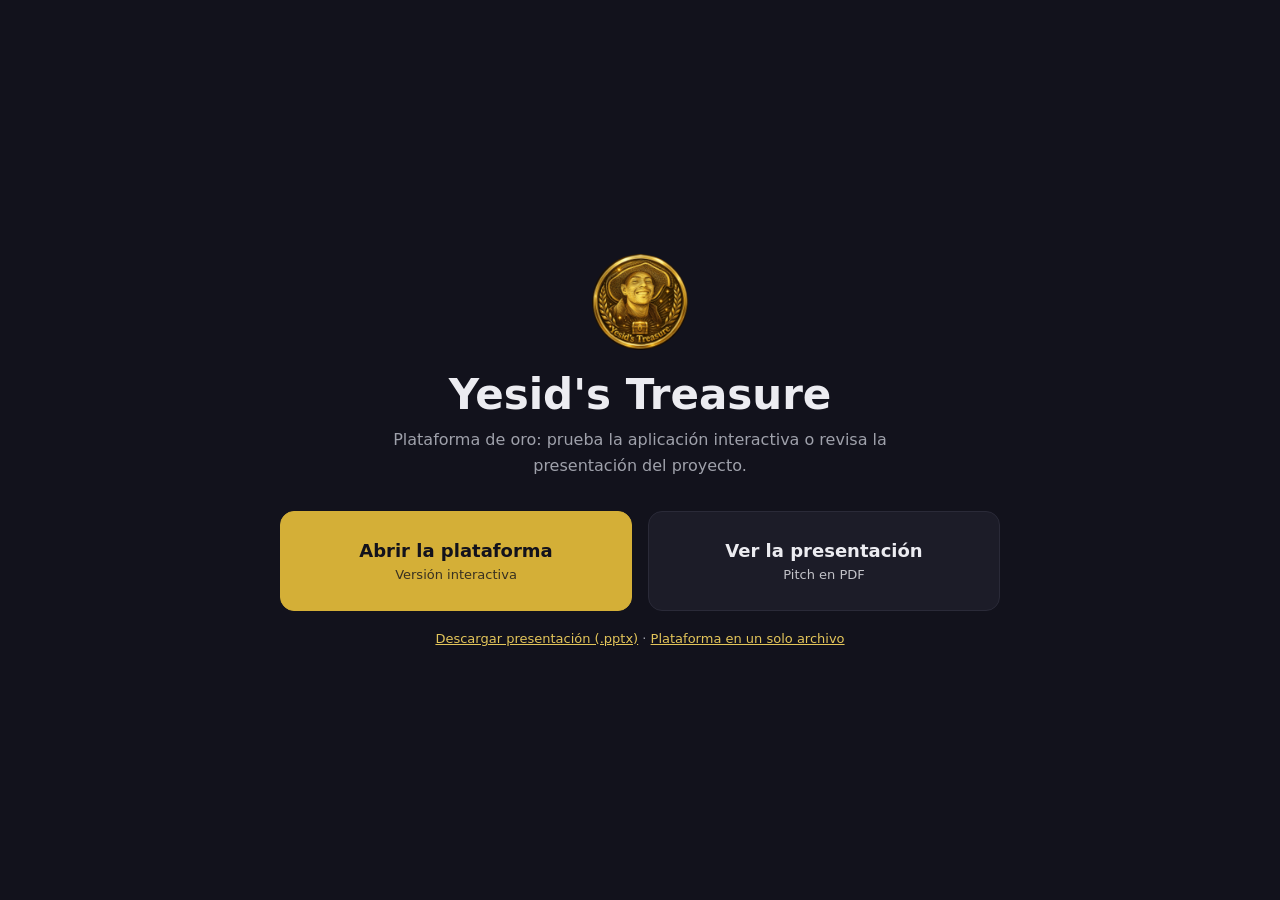
<file: docs/index.html>
<!doctype html>
<html lang="es">
<head>
<meta charset="utf-8">
<meta name="viewport" content="width=device-width,initial-scale=1">
<title>Yesid's Treasure · Plataforma de oro</title>
<link rel="icon" type="image/png" href="app/img/logo.png">
<style>
.logo{width:96px;height:96px;margin:0 auto 20px;display:block;border-radius:50%}
*{box-sizing:border-box}
body{margin:0;min-height:100vh;display:flex;align-items:center;justify-content:center;padding:24px;background:#12121c;color:#ececf1;font-family:Inter,system-ui,-apple-system,"Segoe UI",Roboto,sans-serif}
main{max-width:720px;width:100%;text-align:center}
.mono{width:64px;height:64px;margin:0 auto 20px;border-radius:14px;background:#d4af37;color:#12121c;font-weight:800;font-size:28px;display:flex;align-items:center;justify-content:center}
h1{margin:0 0 8px;font-size:clamp(28px,5vw,42px)}
p{margin:0 auto 32px;max-width:520px;color:#9fa1ab;line-height:1.6}
.grid{display:grid;grid-template-columns:repeat(auto-fit,minmax(260px,1fr));gap:16px}
a.card{display:block;padding:28px 20px;border-radius:14px;text-decoration:none;color:inherit;background:#1c1c28;border:1px solid #2a2a38;transition:transform .15s,border-color .15s}
a.card:hover,a.card:focus-visible{transform:translateY(-3px);border-color:#d4af37;outline:none}
a.main{background:#d4af37;color:#12121c;border-color:#d4af37}
.t{display:block;font-size:18px;font-weight:700;margin-bottom:6px}
.s{display:block;font-size:13px;opacity:.8}
.dl{margin-top:20px;font-size:13px;color:#9fa1ab}
.dl a{color:#e3c55a}
</style>
</head>
<body>
<main>
 <img class="logo" src="app/img/logo.png" alt="Logo de Yesid's Treasure">
 <h1>Yesid's Treasure</h1>
 <p>Plataforma de oro: prueba la aplicación interactiva o revisa la presentación del proyecto.</p>
 <div class="grid">
  <a class="card main" href="app/?v=20261127"><span class="t">Abrir la plataforma</span><span class="s">Versión interactiva</span></a>
  <a class="card" href="presentacion/Yesids_Treasure_Pitch.pdf?v=20261127"><span class="t">Ver la presentación</span><span class="s">Pitch en PDF</span></a>
 </div>
 <div class="dl"><a href="presentacion/Yesids_Treasure_Pitch.pptx" download>Descargar presentación (.pptx)</a> · <a href="app/completo.html?v=20261127">Plataforma en un solo archivo</a></div>
</main>
</body>
</html>
</file>
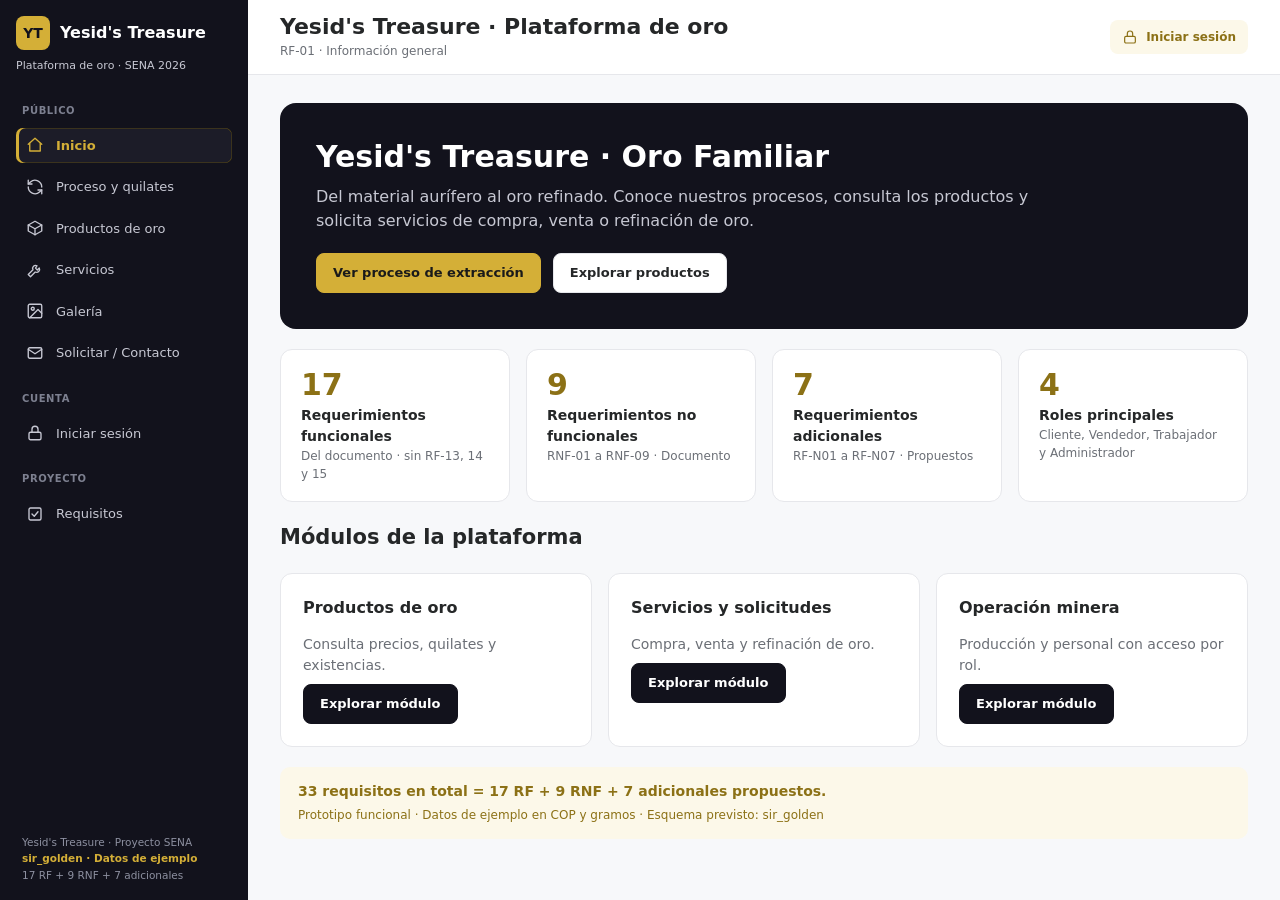
<file: yesids-treasure/index.html>
<!doctype html>
<html lang="es">
<head>
<meta charset="utf-8">
<meta name="viewport" content="width=device-width,initial-scale=1">
<title>Yesid's Treasure · Plataforma de oro</title>
<link rel="stylesheet" href="css/styles.css">
</head>
<body>
<aside id="side" aria-label="Navegación principal"></aside>
<div id="wrap">
 <header class="top">
  <button id="menu" aria-label="Abrir menú"><svg width="20" height="20" viewBox="0 0 24 24" fill="none" stroke="currentColor" stroke-width="2" stroke-linecap="round"><path d="M4 7h16M4 12h16M4 17h16"/></svg></button>
  <div><h1 id="ttl"></h1><div class="rf" id="rf"></div></div>
  <div class="sp"></div><div id="user"></div>
 </header>
 <main id="app" tabindex="-1"></main>
</div>
<div id="toast" role="status" aria-live="polite"></div>
<div id="modal" role="dialog" aria-modal="true"><div class="box" id="mbox"></div></div>

<script src="js/utilidades.js"></script>
<script src="js/estado.js"></script>
<script src="js/datos.js"></script>
<script src="js/rutas.js"></script>
<script src="js/vistas.js"></script>
<script src="js/eventos.js"></script>
</body>
</html>
</file>
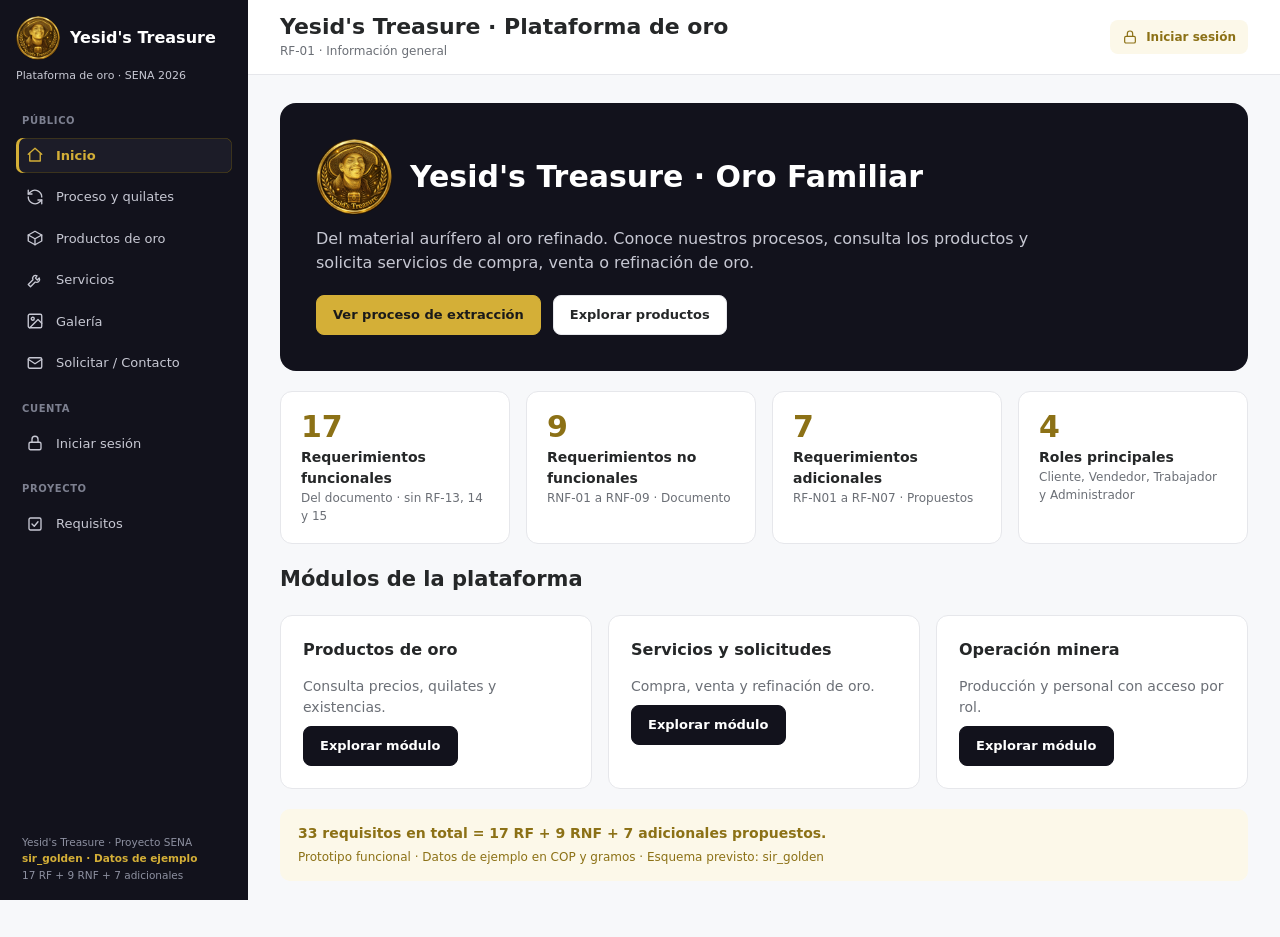
<file: docs/app/index.html>
<!doctype html>
<html lang="es">
<head>
<meta charset="utf-8">
<meta name="viewport" content="width=device-width,initial-scale=1">
<title>Yesid's Treasure · Plataforma de oro</title>
<link rel="icon" type="image/png" href="img/logo.png">
<link rel="stylesheet" href="css/styles.css?v=20261127">
</head>
<body>
<aside id="side" aria-label="Navegación principal"></aside>
<div id="wrap">
 <header class="top">
  <button id="menu" aria-label="Abrir menú"><svg width="20" height="20" viewBox="0 0 24 24" fill="none" stroke="currentColor" stroke-width="2" stroke-linecap="round"><path d="M4 7h16M4 12h16M4 17h16"/></svg></button>
  <div><h1 id="ttl"></h1><div class="rf" id="rf"></div></div>
  <div class="sp"></div><div id="user"></div>
 </header>
 <main id="app" tabindex="-1"></main>
</div>
<div id="toast" role="status" aria-live="polite"></div>
<div id="modal" role="dialog" aria-modal="true"><div class="box" id="mbox"></div></div>

<script src="js/utilidades.js?v=20261127"></script>
<script src="js/estado.js?v=20261127"></script>
<script src="js/datos.js?v=20261127"></script>
<script src="js/rutas.js?v=20261127"></script>
<script src="js/vistas.js?v=20261127"></script>
<script src="js/eventos.js?v=20261127"></script>
</body>
</html>
</file>
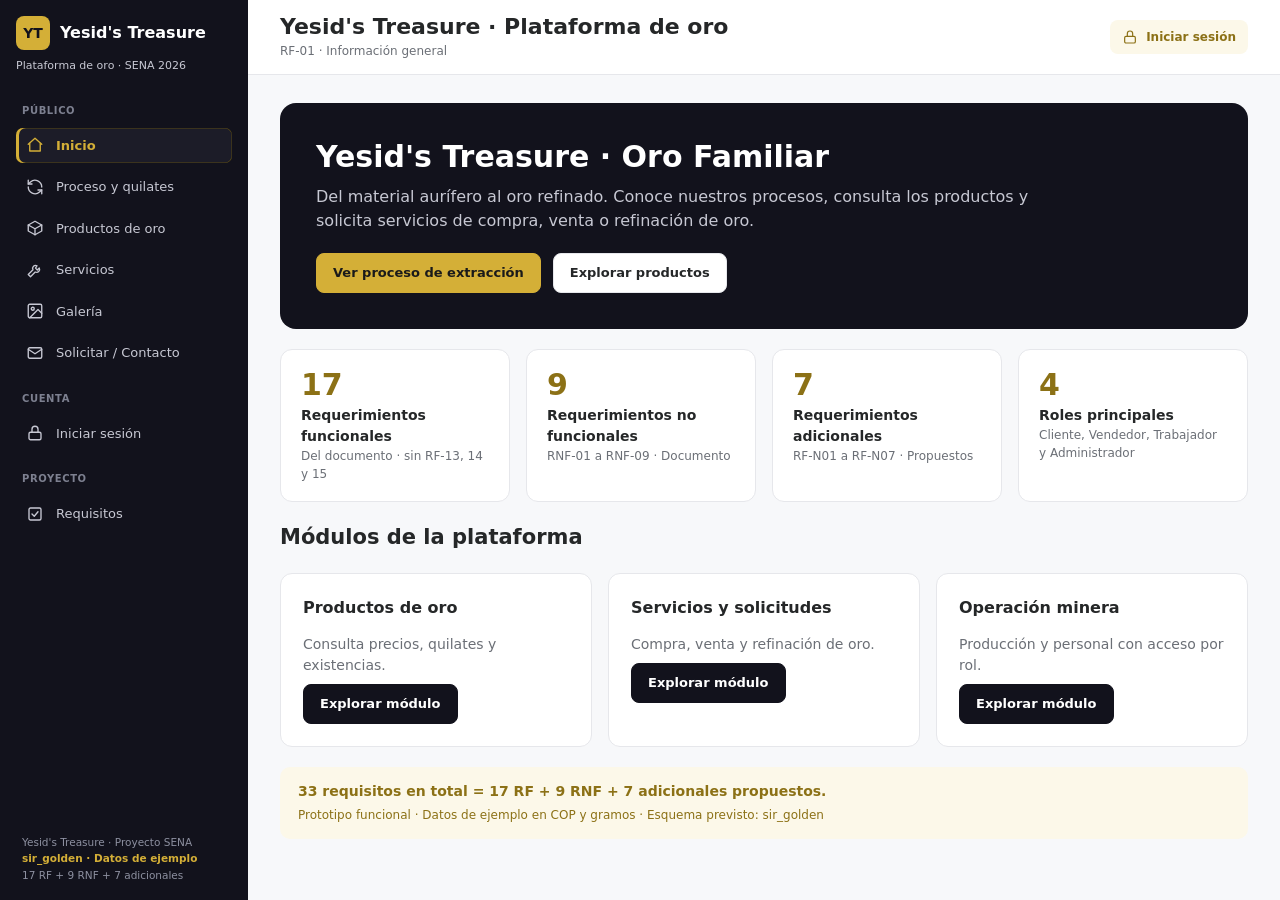
<file: Yesids_Treasure_Web (1).html>
<!doctype html>
<html lang="es">
<head>
<meta charset="utf-8">
<meta name="viewport" content="width=device-width,initial-scale=1">
<title>Yesid's Treasure · Plataforma de oro</title>
<style>
:root{--bg:#f7f8fa;--card:#fff;--ink:#252728;--muted:#6b6f76;--line:#e6e7eb;--gold:#d4af37;--goldink:#8c7116;--pale:#fcf8e9;--dark:#12121c;--active:#1c1c28;--nav:#c7c8d3;--ok:#1f7a3d;--okbg:#e7f4ea;--warn:#a15c00;--warnbg:#fff1dc;--bad:#b3261e;--badbg:#fde9e7;--info:#1d4f91;--infobg:#e6eefa;--field:#f3f4f6}
@media(prefers-color-scheme:dark){:root{--bg:#0c0c13;--card:#161620;--ink:#ececf1;--muted:#9fa1ab;--line:#2a2a38;--pale:#262210;--goldink:#e3c55a;--field:#1e1e2a;--okbg:#12301c;--ok:#73d08d;--warnbg:#38280c;--warn:#f0b35a;--badbg:#3a1613;--bad:#ff9b92;--infobg:#14243d;--info:#8db8f5}}
*{box-sizing:border-box}
html{scroll-behavior:smooth}
body{margin:0;font-family:Inter,system-ui,-apple-system,"Segoe UI",Roboto,sans-serif;background:var(--bg);color:var(--ink);font-size:14px;line-height:1.5;display:flex;min-height:100vh}
button,input,select,textarea{font:inherit;color:inherit}
a{color:inherit}
.sr{position:absolute;left:-9999px}
/* sidebar */
#side{width:248px;flex:none;background:var(--dark);color:var(--nav);height:100vh;position:sticky;top:0;display:flex;flex-direction:column;padding:16px;gap:6px;overflow:auto;z-index:20}
.brand{display:flex;align-items:center;gap:10px;margin-bottom:2px}
.mono{width:34px;height:34px;border-radius:8px;background:var(--gold);color:var(--dark);font-weight:800;display:grid;place-items:center}
.brand b{color:#fff;font-size:16px}.tagline{font-size:11px;color:var(--nav);margin:0 0 8px}
.grp{font-size:10px;font-weight:700;letter-spacing:.06em;text-transform:uppercase;color:#7d8090;margin:14px 6px 4px}
.nav{display:flex;align-items:center;gap:12px;width:100%;border:0;background:none;color:var(--nav);text-decoration:none;padding:8px 10px;border-radius:7px;cursor:pointer;font-size:13px;text-align:left}
.nav svg{width:18px;height:18px;flex:none}
.nav:hover{background:#1a1a26;color:#fff}
.nav.on{background:var(--active);color:var(--gold);font-weight:700;box-shadow:inset 3px 0 var(--gold),inset 0 0 0 .5px #5b4b12}
.sfoot{margin-top:auto;font-size:10.5px;color:#8d90a0;padding:12px 6px 0;line-height:1.6}.sfoot b{color:var(--gold);font-weight:600}
/* main */
#wrap{flex:1;min-width:0;display:flex;flex-direction:column}
header.top{background:var(--card);border-bottom:1px solid var(--line);padding:14px 32px;display:flex;align-items:center;gap:16px;position:sticky;top:0;z-index:10}
#menu{display:none;border:1px solid var(--line);background:var(--card);border-radius:8px;width:38px;height:38px;cursor:pointer}
header h1{margin:0;font-size:22px;line-height:1.2}
header .rf{font-size:12px;color:var(--muted);margin-top:2px}
.sp{flex:1}
.chip{display:inline-flex;align-items:center;gap:8px;background:var(--pale);color:var(--goldink);font-weight:700;font-size:12px;border:0;border-radius:8px;padding:8px 12px;cursor:pointer;text-decoration:none}
.chip svg{width:16px;height:16px}
main{padding:28px 32px 56px;max-width:1280px;width:100%}
.stack{display:flex;flex-direction:column;gap:20px}
.grid{display:grid;gap:16px}
.g2{grid-template-columns:repeat(2,minmax(0,1fr))}.g3{grid-template-columns:repeat(3,minmax(0,1fr))}.g4{grid-template-columns:repeat(4,minmax(0,1fr))}
.card{background:var(--card);border:1px solid var(--line);border-radius:12px;padding:22px}
.card h2,.card h3{margin:0 0 6px;font-size:18px}
.card h3{font-size:16px}
.muted{color:var(--muted)}.small{font-size:12px}
.hero{background:var(--dark);color:#fff;border-radius:16px;padding:36px;border:0}
.hero h2{font-size:30px;margin:0 0 10px;line-height:1.2}.hero p{color:var(--nav);font-size:16px;max-width:760px;margin:0 0 20px}
.kpi{padding:18px 20px}.kpi .n{font-size:30px;font-weight:800;color:var(--goldink);line-height:1.1}.kpi .l{font-weight:700;margin-top:4px}
.btn{color:var(--ink);border:1px solid var(--line);background:var(--card);border-radius:8px;padding:9px 16px;font-weight:700;font-size:13px;cursor:pointer;text-decoration:none;display:inline-flex;align-items:center;gap:8px;justify-content:center}
.btn:hover{border-color:var(--gold)}
.btn.gold{background:var(--gold);border-color:var(--gold);color:#1a1a1a}.btn.gold:hover{filter:brightness(1.06)}
.btn.dark{background:var(--dark);border-color:var(--dark);color:#fff}
.btn.sm{padding:5px 10px;font-size:12px}
.btn[disabled]{opacity:.5;cursor:not-allowed}
.row{display:flex;gap:12px;flex-wrap:wrap;align-items:center}
.tabs{display:flex;gap:8px;flex-wrap:wrap}
.tab{border:1px solid var(--line);background:var(--card);border-radius:8px;padding:8px 14px;font-weight:700;font-size:13px;cursor:pointer}
.tab.on{background:var(--gold);border-color:var(--gold);color:#1a1a1a}
.tw{overflow:auto;border-radius:10px}
table{width:100%;border-collapse:separate;border-spacing:0 6px;font-size:13.5px}
th{background:var(--pale);color:var(--goldink);text-align:left;padding:10px 12px;font-size:12px;position:sticky;top:0}
th:first-child{border-radius:8px 0 0 8px}th:last-child{border-radius:0 8px 8px 0}
td{background:var(--field);padding:11px 12px}
td:first-child{border-radius:8px 0 0 8px}td:last-child{border-radius:0 8px 8px 0}
tr.click{cursor:pointer}tr.click:hover td{outline:1px solid var(--gold);outline-offset:-1px}
.badge{display:inline-block;border-radius:999px;padding:2px 10px;font-size:12px;font-weight:700}
.b-warn{background:var(--warnbg);color:var(--warn)}.b-info{background:var(--infobg);color:var(--info)}.b-ok{background:var(--okbg);color:var(--ok)}.b-bad{background:var(--badbg);color:var(--bad)}.b-gray{background:var(--field);color:var(--muted)}
/* forms */
form{display:grid;gap:14px}
.f{display:flex;flex-direction:column;gap:5px}
.f label{font-weight:700;font-size:13px}
.f input,.f select,.f textarea{background:var(--field);border:1px solid var(--line);border-radius:8px;padding:10px 12px;width:100%}
.f input:focus,.f select:focus,.f textarea:focus,.btn:focus-visible,.tab:focus-visible,.nav:focus-visible,.chip:focus-visible{outline:2px solid var(--gold);outline-offset:1px}
.f .h{font-size:12px;color:var(--muted)}
.f.err input,.f.err select,.f.err textarea{border-color:var(--bad)}
.f .e{font-size:12px;color:var(--bad);font-weight:600;min-height:0}
.two{display:grid;grid-template-columns:1fr 1fr;gap:14px}
.calc{background:var(--pale);color:var(--goldink);border-radius:10px;padding:12px 14px;font-weight:700;font-size:13.5px}
.callout{background:var(--pale);color:var(--goldink);border-radius:10px;padding:14px 18px}
.callout b{display:block;margin-bottom:2px}
.pcard{display:flex;flex-direction:column;gap:8px}
.pcard .price{font-weight:800;font-size:18px}
.steps{list-style:none;margin:0;padding:0;display:grid;gap:10px}
.steps li{display:flex;gap:14px;align-items:flex-start;background:var(--field);border-radius:10px;padding:14px 16px}
.steps .num{flex:none;width:32px;height:32px;border-radius:50%;background:var(--gold);color:#1a1a1a;font-weight:800;display:grid;place-items:center}
.gal{display:grid;grid-template-columns:repeat(2,1fr);gap:16px}
.gal figure{margin:0;background:var(--card);border:1px solid var(--line);border-radius:12px;overflow:hidden}
.gal img{display:block;width:100%;height:auto}.gal figcaption{padding:12px 16px}.gal small{color:var(--muted);display:block}
.qgrid{display:grid;grid-template-columns:repeat(3,1fr);gap:16px}.q .k{font-size:28px;font-weight:800;color:var(--goldink)}
.tl{display:flex;gap:0;margin:14px 0 4px}.tl div{flex:1;text-align:center;font-size:12px;color:var(--muted);position:relative;padding-top:20px}
.tl div::before{content:"";position:absolute;top:2px;left:50%;width:14px;height:14px;margin-left:-7px;border-radius:50%;background:var(--line)}
.tl div::after{content:"";position:absolute;top:8px;left:-50%;width:100%;height:2px;background:var(--line);z-index:0}
.tl div:first-child::after{display:none}.tl div.on{color:var(--ink);font-weight:700}.tl div.on::before{background:var(--gold)}.tl div.on::after{background:var(--gold)}
#toast{position:fixed;right:20px;bottom:20px;display:grid;gap:8px;z-index:60}
.t{background:var(--dark);color:#fff;border-left:4px solid var(--gold);padding:12px 16px;border-radius:8px;box-shadow:0 8px 24px #0004;max-width:360px;animation:in .2s}
.t.bad{border-color:#ff7b72}
@keyframes in{from{transform:translateY(8px);opacity:0}}
#modal{position:fixed;inset:0;background:#0007;display:none;place-items:center;z-index:50;padding:16px}
#modal.on{display:grid}
#modal .box{background:var(--card);border-radius:14px;max-width:560px;width:100%;max-height:90vh;overflow:auto;padding:24px;border:1px solid var(--line)}
dl{display:grid;grid-template-columns:150px 1fr;gap:8px 12px;margin:12px 0}dt{color:var(--muted)}dd{margin:0;font-weight:600}
.dis{display:none}
.nodata{padding:28px;text-align:center;color:var(--muted)}
@media(max-width:1080px){.g4{grid-template-columns:repeat(2,1fr)}.g3{grid-template-columns:repeat(2,1fr)}}
@media(max-width:900px){
 #side{position:fixed;left:-270px;transition:left .2s;box-shadow:0 0 40px #0008}#side.open{left:0}
 #menu{display:grid;place-items:center}
 header.top{padding:12px 16px}main{padding:18px 16px 40px}
 .g2,.g3,.g4,.two,.qgrid,.gal{grid-template-columns:1fr}
 .hero{padding:24px}.hero h2{font-size:24px}
 header h1{font-size:18px}dl{grid-template-columns:1fr}
}
@media(prefers-reduced-motion:reduce){*{animation:none!important;transition:none!important}html{scroll-behavior:auto}}
</style>
</head>
<body>
<aside id="side" aria-label="Navegación principal"></aside>
<div id="wrap">
 <header class="top">
  <button id="menu" aria-label="Abrir menú"><svg width="20" height="20" viewBox="0 0 24 24" fill="none" stroke="currentColor" stroke-width="2" stroke-linecap="round"><path d="M4 7h16M4 12h16M4 17h16"/></svg></button>
  <div><h1 id="ttl"></h1><div class="rf" id="rf"></div></div>
  <div class="sp"></div><div id="user"></div>
 </header>
 <main id="app" tabindex="-1"></main>
</div>
<div id="toast" role="status" aria-live="polite"></div>
<div id="modal" role="dialog" aria-modal="true"><div class="box" id="mbox"></div></div>

<script>
"use strict";
/* ============ utilidades ============ */
const $=(s,r=document)=>r.querySelector(s), $$=(s,r=document)=>[...r.querySelectorAll(s)];
const esc=s=>String(s??"").replace(/[&<>"']/g,c=>({"&":"&amp;","<":"&lt;",">":"&gt;",'"':"&quot;","'":"&#39;"}[c]));
const cop=n=>new Intl.NumberFormat("es-CO",{style:"currency",currency:"COP",maximumFractionDigits:0}).format(n||0);
const num=(n,d=2)=>new Intl.NumberFormat("es-CO",{minimumFractionDigits:d,maximumFractionDigits:d}).format(n);
const pad=n=>String(n).padStart(2,"0");
const today=()=>{const d=new Date();return pad(d.getDate())+"/"+pad(d.getMonth()+1)+"/"+d.getFullYear()};
const isoToEs=v=>v?v.split("-").reverse().join("/"):"";
const todayIso=()=>{const d=new Date();return d.getFullYear()+"-"+pad(d.getMonth()+1)+"-"+pad(d.getDate())};
const nowT=()=>{const d=new Date();return pad(d.getHours())+":"+pad(d.getMinutes())};
const PUREZA={10:41.67,14:58.33,18:75,20:83.33,22:91.67,24:99.9};
const SERVICIOS=[
 {n:"Compra de oro",d:"Valoración técnica de peso, quilates y pureza. Oferta sujeta a ensayo y aceptación.",p:"Sin costo de valoración"},
 {n:"Refinación",d:"Procesamiento de material aurífero y registro de gramos recuperados y pureza final.",p:"Desde $180.000 COP por lote"},
 {n:"Venta de oro",d:"Consulta de lingotes, oro en polvo y barras, con existencias y precios, antes de solicitar tu compra.",p:"Según producto seleccionado"}];
const ESTADOS=["Pendiente","En proceso","Finalizada"];
const ICON={
 home:'<path d="M3 11l9-8 9 8"/><path d="M5 10v10h14V10"/>',info:'<circle cx="12" cy="12" r="9"/><path d="M12 11v6M12 7.5v.5"/>',
 flow:'<path d="M21 12a9 9 0 0 0-15-6.7L3 8"/><path d="M3 3v5h5"/><path d="M3 12a9 9 0 0 0 15 6.7L21 16"/><path d="M16 16h5v5"/>',
 gem:'<path d="M6 3h12l4 6-10 12L2 9z"/><path d="M2 9h20M12 21 8 9l4-6 4 6z"/>',box:'<path d="M21 8l-9-5-9 5v8l9 5 9-5z"/><path d="M3 8l9 5 9-5M12 13v8"/>',
 tool:'<path d="M14.7 6.3a4 4 0 0 0-5.4 5.4L3 18l3 3 6.3-6.3a4 4 0 0 0 5.4-5.4l-2.6 2.6-2.4-2.4z"/>',
 img:'<rect x="3" y="3" width="18" height="18" rx="2"/><circle cx="9" cy="9" r="2"/><path d="m21 15-5-5L5 21"/>',
 file:'<path d="M14 3H7a2 2 0 0 0-2 2v14a2 2 0 0 0 2 2h10a2 2 0 0 0 2-2V8z"/><path d="M14 3v5h5M9 13h6M9 17h6"/>',
 lock:'<rect x="4" y="11" width="16" height="10" rx="2"/><path d="M8 11V7a4 4 0 0 1 8 0v4"/>',
 user:'<circle cx="12" cy="8" r="4"/><path d="M4 21a8 8 0 0 1 16 0"/>',users:'<circle cx="9" cy="8" r="3.5"/><path d="M2 21a7 7 0 0 1 14 0M16 4.5a3.5 3.5 0 0 1 0 7M18 14a7 7 0 0 1 4 7"/>',
 layers:'<path d="m12 3 9 5-9 5-9-5z"/><path d="m3 13 9 5 9-5M3 17.5l9 5 9-5"/>',clock:'<circle cx="12" cy="12" r="9"/><path d="M12 7v5l3 2"/>',
 dollar:'<path d="M12 2v20M17 6H9.5a3.5 3.5 0 0 0 0 7h5a3.5 3.5 0 0 1 0 7H6"/>',brief:'<rect x="3" y="7" width="18" height="13" rx="2"/><path d="M9 7V4h6v3M3 13h18"/>',
 chart:'<path d="M3 3v18h18"/><path d="M7 15l4-4 3 3 5-6"/>',check:'<rect x="4" y="4" width="16" height="16" rx="2"/><path d="m8 12 3 3 5-6"/>',
 out:'<path d="M15 3h4a2 2 0 0 1 2 2v14a2 2 0 0 1-2 2h-4M10 17l5-5-5-5M15 12H3"/>',mail:'<rect x="3" y="5" width="18" height="14" rx="2"/><path d="m3 7 9 6 9-6"/>',
 cart:'<circle cx="9" cy="20" r="1.5"/><circle cx="18" cy="20" r="1.5"/><path d="M2 3h3l3 12h11l2-8H6"/>',pick:'<path d="M3 21 14 10M12 3c5 0 9 3 9 8l-4-1-2 2-3-3z"/>'};
const ico=n=>`<svg viewBox="0 0 24 24" fill="none" stroke="currentColor" stroke-width="1.8" stroke-linecap="round" stroke-linejoin="round" aria-hidden="true">${ICON[n]||""}</svg>`;
const GAL=["[data-uri]", "[data-uri]", "[data-uri]", "[data-uri]"];

/* ============ estado ============ */
const KEY="yesids_treasure_v2";
function seed(){return{
 seq:{sol:42,cl:3,co:14,lot:2,pay:102,bon:89,pr:6,tr:3,gas:3,nov:2},
 clientes:[{id:"CL-001",nombre:"Laura Gómez Martínez",doc:"1098765432",correo:"laura.gomez@ejemplo.com",tel:"3105550198"},
  {id:"CL-002",nombre:"Andrés Pérez Rojas",doc:"1002456789",correo:"andres.perez@ejemplo.com",tel:"3115550142"},
  {id:"CL-003",nombre:"Camila Torres Díaz",doc:"1003567890",correo:"camila.torres@ejemplo.com",tel:"3125550177"}],
 productos:[["PR-001","Lingote 5 g","Lingotes",24,2150000,8],["PR-002","Lingote 10 g","Lingotes",24,4200000,5],["PR-003","Lingote 20 g","Lingotes",24,8300000,12],
  ["PR-004","Lingote 50 g","Lingotes",24,20500000,6],["PR-005","Oro en polvo 10 g","Oro en polvo",22,3850000,10],["PR-006","Barra 100 g","Barras",24,41000000,3]].map(a=>({id:a[0],nombre:a[1],cat:a[2],k:a[3],precio:a[4],stock:a[5]})),
 solicitudes:[
  {id:"SOL-042",cl:"CL-001",srv:"Venta de oro",fecha:"18/11/2026",estado:"Pendiente",ref:"PR-001",cant:2,obs:"2 unidades"},
  {id:"SOL-041",cl:"CL-001",srv:"Venta de oro",fecha:"18/11/2026",estado:"Pendiente",ref:"PR-003",obs:"1 unidad"},
  {id:"SOL-040",cl:"CL-002",srv:"Compra de oro",fecha:"17/11/2026",estado:"Finalizada",peso:20,k:18,obs:""},
  {id:"SOL-039",cl:"CL-003",srv:"Refinación",fecha:"16/11/2026",estado:"En proceso",peso:12,k:18,obs:""},
  {id:"SOL-038",cl:"CL-003",srv:"Compra de oro",fecha:"15/11/2026",estado:"Pendiente",peso:8,k:14,obs:"Material traído en persona"}],
 compras:[{id:"CO-014",sol:"SOL-040",cl:"CL-002",peso:20,k:18,pureza:75,valor:6000000,fecha:"17/11/2026",ref:{rec:14.8,pf:99.9,fecha:"18/11/2026"}}],
 lotes:[{id:"LOT-2026-01",g:124.5,k:24,proc:"Concentrado pesado",fecha:"18/11/2026"},{id:"LOT-2026-02",g:84.2,k:18,proc:"Filón de veta secundario",fecha:"17/11/2026"}],
 trab:[{id:"TR-001",nombre:"Carlos Mario Duarte",cargo:"Operario de lavado",dep:"Cribado",estado:"Activo",turno:"Diurno"},
  {id:"TR-002",nombre:"Diana Marcela Castro",cargo:"Vendedora autorizada",dep:"Comercial",estado:"Activo",turno:"Diurno"},
  {id:"TR-003",nombre:"Luis Fernando Yepes",cargo:"Supervisor técnico",dep:"Excavación",estado:"En descanso",turno:"Especial"}],
 asist:[{tr:"TR-001",fecha:today(),in:"06:02",out:""}],
 pagos:[{id:"PAY-102",tr:"TR-001",tipo:"Sueldo base",valor:1450000,fecha:"15/11/2026"},{id:"BON-089",tr:"TR-003",tipo:"Bono pureza oro",valor:350000,fecha:"17/11/2026"},{id:"PAY-101",tr:"TR-002",tipo:"Sueldo base",valor:1450000,fecha:"31/10/2026"}],
 presupuesto:45000000,
 gastos:[{id:"GA-001",c:"Combustible",d:"Combustible para transporte de mineral",v:1200000,fecha:"14/11/2026"},{id:"GA-002",c:"Herramientas",d:"Reposición de herramientas de excavación",v:850000,fecha:"12/11/2026"},{id:"GA-003",c:"Mantenimiento",d:"Mantenimiento de plantas de lavado",v:640000,fecha:"10/11/2026"}],
 nov:[{id:"NV-001",t:"Cambio preventivo de mallas de cribado en Zona Alfa",fecha:"17/11/2026"},{id:"NV-002",t:"Corte de energía programado en procesamiento",fecha:"10/11/2026"}]}}
let mem=null;
function load(){try{const s=localStorage.getItem(KEY);if(s)return JSON.parse(s)}catch(e){}return mem||seed()}
let S=load();
function save(){mem=S;try{localStorage.setItem(KEY,JSON.stringify(S))}catch(e){}}
function nid(k,p,w=3){S.seq[k]++;return p+String(S.seq[k]).padStart(w,"0")}
let SESSION=null;try{SESSION=JSON.parse(sessionStorage.getItem("yt_session")||"null")}catch(e){}
function setSession(u){SESSION=u;try{u?sessionStorage.setItem("yt_session",JSON.stringify(u)):sessionStorage.removeItem("yt_session")}catch(e){}}
const USERS={cliente:{correo:"cliente@ejemplo.com",nombre:"Laura Gómez",cl:"CL-001",desc:"Consultar sus solicitudes y registrar compra, venta o refinación de oro."},
 vendedor:{correo:"vendedor@ejemplo.com",nombre:"Diana Castro",tr:"TR-002",desc:"Gestionar solicitudes, clientes, compras y refinación."},
 trabajador:{correo:"trabajador@ejemplo.com",nombre:"Carlos Duarte",tr:"TR-001",desc:"Registrar su jornada y la producción diaria de oro."},
 administrador:{correo:"admin@ejemplo.com",nombre:"Administración",desc:"Acceso completo: operación, personal, inventario y presupuesto."}};
const ROLE_LABEL={cliente:"Cliente",vendedor:"Vendedor",trabajador:"Trabajador",administrador:"Administrador"};

/* ============ helpers de datos ============ */
const cl=id=>S.clientes.find(c=>c.id===id)||{nombre:"—"};
const prod=id=>S.productos.find(p=>p.id===id);
const trab=id=>S.trab.find(t=>t.id===id)||{nombre:"—"};
const stBadge=e=>`<span class="badge ${{Pendiente:"b-warn","En proceso":"b-info",Finalizada:"b-ok",Activo:"b-ok","En descanso":"b-gray"}[e]||"b-gray"}">${esc(e)}</span>`;
function table(cols,rows,opt={}){
 if(!rows.length)return`<div class="nodata">${opt.empty||"Sin registros."}</div>`;
 return`<div class="tw"><table><thead><tr>${cols.map(c=>`<th scope="col">${c}</th>`).join("")}</tr></thead><tbody>${rows.map(r=>`<tr ${r.attr||""} class="${r.cls||""}">${r.cells.map(c=>`<td>${c}</td>`).join("")}</tr>`).join("")}</tbody></table></div>`}
function toast(m,bad){const t=document.createElement("div");t.className="t"+(bad?" bad":"");t.textContent=m;$("#toast").append(t);while($("#toast").children.length>3)$("#toast").firstChild.remove();setTimeout(()=>t.remove(),3800)}
function modal(html){$("#mbox").innerHTML=html;$("#modal").classList.add("on");const b=$("#mbox [data-close]");b&&b.focus()}
function closeModal(){$("#modal").classList.remove("on")}
$("#modal").addEventListener("click",e=>{if(e.target.id==="modal"||e.target.closest("[data-close]"))closeModal()});
addEventListener("keydown",e=>{if(e.key==="Escape")closeModal()});
/* validación */
function field(id,label,{type="text",ph="",hint="",val="",opts,req=true,attrs=""}={}){
 const inner=opts?`<select id="${id}" name="${id}" ${attrs}>${opts.map(o=>{const[v,t]=Array.isArray(o)?o:[o,o];return`<option value="${esc(v)}" ${String(v)===String(val)?"selected":""}>${esc(t)}</option>`}).join("")}</select>`
 :type==="textarea"?`<textarea id="${id}" name="${id}" rows="3" placeholder="${esc(ph)}" ${attrs}>${esc(val)}</textarea>`
 :`<input id="${id}" name="${id}" type="${type}" placeholder="${esc(ph)}" value="${esc(val)}" ${attrs}>`;
 return`<div class="f" data-f="${id}"><label for="${id}">${label}${req?" *":""}</label>${inner}${hint?`<span class="h">${hint}</span>`:""}<span class="e" aria-live="polite"></span></div>`}
function setErr(form,id,msg){const f=$(`[data-f="${id}"]`,form);if(!f)return;f.classList.toggle("err",!!msg);$(".e",f).textContent=msg||""}
function check(form,rules){let ok=true,first=null;for(const[id,fn]of Object.entries(rules)){const el=form.elements[id];if(!el)continue;const m=fn(el.value.trim(),el);setErr(form,id,m);if(m){ok=false;first=first||el}}first&&first.focus();return ok}
const R={req:v=>v?"":"Este campo es obligatorio.",
 email:v=>!v?"Este campo es obligatorio.":/^[^\s@]+@[^\s@]+\.[^\s@]+$/.test(v)?"":"Introduce un correo con formato válido.",
 tel:v=>!v?"Este campo es obligatorio.":/^\d{7,10}$/.test(v.replace(/\s/g,""))?"":"Teléfono de 7 a 10 dígitos.",
 doc:v=>!v?"Este campo es obligatorio.":/^\d{6,12}$/.test(v)?"":"Documento de 6 a 12 dígitos.",
 pos:v=>{const n=parseFloat(String(v).replace(",","."));return!v?"Este campo es obligatorio.":(isNaN(n)||n<=0)?"Debe ser mayor que 0.":""},
 pct:v=>{const n=parseFloat(String(v).replace(",","."));return!v?"Este campo es obligatorio.":(isNaN(n)||n<=0||n>100)?"Mayor que 0 y hasta 100.":""}};
const fl=v=>parseFloat(String(v).replace(",","."));

/* ============ rutas ============ */
const ALL=null;
const ROUTES={
 inicio:{t:"Yesid's Treasure · Plataforma de oro",rf:"RF-01 · Información general",ic:"home",n:"Inicio",g:"Público",r:ALL},
 oro:{t:"El oro: proceso y quilates",rf:"RF-02 · RF-16 · Del material aurífero al oro refinado",ic:"flow",n:"Proceso y quilates",g:"Público",r:ALL},
 catalogo:{t:"Catálogo",rf:"RF-03 · RF-04 · RF-19 · RF-20",ic:"box",n:"Productos de oro",g:"Público",r:ALL},
 servicios:{t:"Servicios",rf:"RF-05 · Servicios de Oro Familiar",ic:"tool",n:"Servicios",g:"Público",r:ALL},
 galeria:{t:"Galería",rf:"RF-17 · Nuestro entorno y procesos",ic:"img",n:"Galería",g:"Público",r:ALL},
 solicitar:{t:"Solicitar servicio",rf:"RF-06 · RF-07 · RF-08 · RF-09",ic:"mail",n:"Solicitar / Contacto",g:"Público",r:ALL},
 login:{t:"Iniciar sesión",rf:"RF-N01 · RNF-09 · Acceso por roles",ic:"lock",n:"Iniciar sesión",g:"Cuenta",r:"anon"},
 cuenta:{t:"Mi cuenta",rf:"RF-18 · Mis solicitudes",ic:"user",n:"Mi cuenta",g:"Mi espacio",r:["cliente"]},
 resumen:{t:"Resumen",rf:"Vista general de la operación",ic:"chart",n:"Resumen",g:"Administración",r:["vendedor","administrador","trabajador"]},
 solicitudes:{t:"Solicitudes",rf:"RF-07 · RF-08 · RF-09 · RF-18 · Consulta por estado",ic:"file",n:"Solicitudes",g:"Administración",r:["vendedor","administrador"]},
 clientes:{t:"Clientes",rf:"RF-06 · Información de clientes",ic:"users",n:"Clientes",g:"Administración",r:["vendedor","administrador"]},
 inventario:{t:"Inventario",rf:"RF-03 · RF-04 · RF-19 · RF-20",ic:"layers",n:"Inventario",g:"Administración",r:["vendedor","administrador"]},
 compras:{t:"Compras y refinación",rf:"RF-10 · RF-11 · RF-12",ic:"flow",n:"Compras y refinación",g:"Administración",r:["vendedor","administrador"]},
 produccion:{t:"Producción de oro",rf:"RF-N05 · Registro y consulta de producción",ic:"layers",n:"Producción",g:"Operación",r:["trabajador","administrador"]},
 jornada:{t:"Mi jornada",rf:"RF-N03 · Horario y asistencia",ic:"clock",n:"Mi jornada",g:"Operación",r:["trabajador"]},
 personal:{t:"Personal",rf:"RF-N02 · RF-N03 · RF-N04 · Trabajadores, horarios y pagos",ic:"users",n:"Personal",g:"Operación",r:["administrador"]},
 presupuesto:{t:"Presupuesto y novedades",rf:"RF-N06 · RF-N07 · Gastos y novedades operativas",ic:"brief",n:"Presupuesto",g:"Operación",r:["administrador"]},
 requisitos:{t:"Requisitos",rf:"Trazabilidad RF / RNF ↔ pantalla",ic:"check",n:"Requisitos",g:"Proyecto",r:ALL}
};
function allowed(r){const R_=ROUTES[r].r;if(R_===ALL)return true;if(R_==="anon")return!SESSION;return!!SESSION&&R_.includes(SESSION.rol)}
function nav(){
 let h=`<div class="brand"><div class="mono">YT</div><b>Yesid's Treasure</b></div><p class="tagline">Plataforma de oro · SENA 2026</p>`,g="";
 for(const[k,r]of Object.entries(ROUTES)){
  if(!allowed(k)&&!(k==="login"&&!SESSION))continue; if(k==="requisitos"&&false)continue;
  if(r.g!==g){g=r.g;h+=`<div class="grp">${g}</div>`}
  h+=`<a class="nav ${CUR===k?"on":""}" href="#/${k}" ${CUR===k?'aria-current="page"':""}>${ico(r.ic)}<span>${r.n}</span></a>`}
 if(SESSION)h+=`<button class="nav" data-act="logout">${ico("out")}<span>Cerrar sesión</span></button>`;
 h+=`<div class="sfoot">Yesid's Treasure · Proyecto SENA<br><b>sir_golden · Datos de ejemplo</b><br>17 RF + 9 RNF + 7 adicionales</div>`;
 $("#side").innerHTML=h}
function userChip(){$("#user").innerHTML=SESSION?`<span class="chip">${ico("user")}${esc(ROLE_LABEL[SESSION.rol])} · ${esc(SESSION.nombre)}</span>`:`<a class="chip" href="#/login">${ico("lock")}Iniciar sesión</a>`}
let CUR="inicio";
function route(){
 let r=(location.hash.replace(/^#\/?/,"").split("?")[0])||"inicio";
 if(!ROUTES[r])r="inicio";
 if(!allowed(r)){
  if(r==="login"&&SESSION){r=defaultHome()}
  else{ if(!SESSION){PENDING=r;r="login";toast("Acceso restringido: inicia sesión con un rol autorizado.",true)} else{toast("Tu rol no tiene acceso a esa sección.",true);r=defaultHome()}}
  history.replaceState(null,"","#/"+r)}
 CUR=r;const d=ROUTES[r];
 $("#ttl").textContent=d.t;$("#rf").textContent=d.rf;document.title=d.t+" · Yesid's Treasure";
 nav();userChip();$("#side").classList.remove("open");
 $("#app").innerHTML=VIEWS[r]();AFTER[r]&&AFTER[r]();
 scrollTo(0,0)}
let PENDING=null;
function defaultHome(){return{cliente:"cuenta",vendedor:"solicitudes",trabajador:"jornada",administrador:"resumen"}[SESSION.rol]}
addEventListener("hashchange",route);
$("#menu").onclick=()=>$("#side").classList.toggle("open");
function go(r){if(location.hash==="#/"+r)route();else location.hash="#/"+r}
function rerender(){const y=scrollY;$("#app").innerHTML=VIEWS[CUR]();AFTER[CUR]&&AFTER[CUR]();scrollTo(0,y)}

/* ============ vistas ============ */
const VIEWS={},AFTER={};
VIEWS.inicio=()=>`<div class="stack">
 <section class="card hero"><h2>Yesid's Treasure · Oro Familiar</h2><p>Del material aurífero al oro refinado. Conoce nuestros procesos, consulta los productos y solicita servicios de compra, venta o refinación de oro.</p>
  <div class="row"><a class="btn gold" href="#/oro">Ver proceso de extracción</a><a class="btn" href="#/catalogo">Explorar productos</a></div></section>
 <section class="grid g4">
  <div class="card kpi"><div class="n">17</div><div class="l">Requerimientos funcionales</div><div class="small muted">Del documento · sin RF-13, 14 y 15</div></div>
  <div class="card kpi"><div class="n">9</div><div class="l">Requerimientos no funcionales</div><div class="small muted">RNF-01 a RNF-09 · Documento</div></div>
  <div class="card kpi"><div class="n">7</div><div class="l">Requerimientos adicionales</div><div class="small muted">RF-N01 a RF-N07 · Propuestos</div></div>
  <div class="card kpi"><div class="n">4</div><div class="l">Roles principales</div><div class="small muted">Cliente, Vendedor, Trabajador y Administrador</div></div></section>
 <h2 style="margin:0">Módulos de la plataforma</h2>
 <section class="grid g3">
  <div class="card pcard"><h3>Productos de oro</h3><p class="muted" style="margin:0">Consulta precios, quilates y existencias.</p><div><a class="btn dark" href="#/catalogo">Explorar módulo</a></div></div>
  <div class="card pcard"><h3>Servicios y solicitudes</h3><p class="muted" style="margin:0">Compra, venta y refinación de oro.</p><div><a class="btn dark" href="#/solicitar">Explorar módulo</a></div></div>
  <div class="card pcard"><h3>Operación minera</h3><p class="muted" style="margin:0">Producción y personal con acceso por rol.</p><div><a class="btn dark" href="#/login">Explorar módulo</a></div></div></section>
 <section class="callout"><b>33 requisitos en total = 17 RF + 9 RNF + 7 adicionales propuestos.</b><span class="small">Prototipo funcional · Datos de ejemplo en COP y gramos · Esquema previsto: sir_golden</span></section></div>`;

VIEWS.oro=()=>`<div class="stack">
 <section class="card"><h2>Flujo de trabajo estándar</h2><p class="muted">De la identificación de la zona al oro refinado.</p><ol class="steps">${[
 ["Identificación de la zona","Análisis geológico inicial y delimitación del área de trabajo."],["Extracción del material","Remoción de roca portadora con maquinaria y protocolos de seguridad."],
 ["Transporte a procesamiento","Traslado del mineral a las plantas de lavado, trituración y cribado."],["Separación y recuperación","Lavado y separación física para recuperar las partículas de oro."],
 ["Medición de pureza y quilataje","Pesaje en gramos y análisis técnico de la muestra recuperada."],["Refinación y registro","Registro del resultado de refinación y del oro fino obtenido."]
 ].map((s,i)=>`<li><span class="num">${i+1}</span><div><b>${s[0]}</b><div class="muted">${s[1]}</div></div></li>`).join("")}</ol></section>
 <section class="card"><h2>El quilataje expresa la proporción de oro puro</h2><p class="muted">24 quilates representan el oro de mayor pureza. Las aleaciones permiten ajustar resistencia y tonalidad. La pureza final debe confirmarse mediante ensayo técnico.</p>
  <div class="qgrid">${[[10,"Menor proporción de oro, mayor dureza"],[14,"Equilibrio entre dureza y contenido de oro"],[18,"Alta proporción de oro con buena resistencia"],[20,"Alta proporción de oro"],[22,"Oro de alta pureza"],[24,"Oro fino · resultado sujeto a ensayo"]].map(q=>`<div class="card q"><div class="k">${q[0]}k</div><b>${num(PUREZA[q[0]])} % de pureza</b><div class="muted">${q[1]}</div></div>`).join("")}</div></section>
 <section class="card"><h3>Calculadora de oro fino</h3><p class="muted small">Estimación informativa. La pureza final se confirma mediante ensayo.</p>
  <form id="qcalc" class="two" novalidate>${field("peso","Peso (g)",{type:"text",val:"20",ph:"Ej: 20,00"})}${field("k","Quilataje",{opts:Object.keys(PUREZA).map(k=>[k,k+"k"]),val:"18"})}</form>
  <div class="calc" id="qout" style="margin-top:14px"></div><div class="row" style="margin-top:14px"><a class="btn gold" href="#/solicitar?t=Compra%20de%20oro">Solicitar valoración de oro</a></div></section></div>`;
AFTER.oro=()=>{const f=$("#qcalc"),o=$("#qout");const u=()=>{const p=fl(f.peso.value),k=+f.k.value;if(!(p>0)){o.textContent="Introduce un peso mayor que 0.";return}o.textContent=`Oro fino estimado: ${num(p)} g × ${num(PUREZA[k])} % = ${num(p*PUREZA[k]/100)} g`};f.addEventListener("input",u);f.onsubmit=e=>e.preventDefault();u()};

let CATF="Todas",CATQ="";
VIEWS.catalogo=()=>{
 const cats=["Todas",...new Set(S.productos.map(p=>p.cat))];
 const rows=S.productos.filter(p=>(CATF==="Todas"||p.cat===CATF)&&(!CATQ||(p.nombre+p.id+p.cat).toLowerCase().includes(CATQ.toLowerCase())));
 return`<div class="stack"><section class="card"><h2>Catálogo de productos</h2><p class="muted">Precios de ejemplo en pesos colombianos. Confirma disponibilidad y precio al solicitar.</p>
  <div class="row" style="margin:10px 0 14px"><div class="tabs" role="group" aria-label="Categorías">${cats.map(c=>`<button class="tab ${c===CATF?"on":""}" data-act="cat" data-v="${esc(c)}" aria-pressed="${c===CATF}">${esc(c)}</button>`).join("")}</div>
   <div class="f" style="min-width:200px;flex:1;max-width:280px"><label class="sr" for="bq">Buscar</label><input id="bq" type="search" placeholder="Buscar producto…" value="${esc(CATQ)}"></div></div>
  <div class="small muted">${rows.length} producto${rows.length===1?"":"s"} disponible${rows.length===1?"":"s"}</div>
  ${table(["Nombre","Categoría","Quilates","Precio","Stock",""],rows.map(p=>({cells:[`${esc(p.id)} · ${esc(p.nombre)}`,esc(p.cat),p.k+"k",cop(p.precio),p.stock>0?`${p.stock} unidades ${p.stock<=5?'<span class="badge b-warn">Pocas</span>':""}`:'<span class="badge b-bad">Agotado</span>',`<a class="btn sm gold" href="#/solicitar?t=Venta%20de%20oro&ref=${p.id}" ${p.stock>0?"":'aria-disabled="true"'}>Solicitar</a>`]})),{empty:"Ningún producto coincide con la búsqueda."})}</section></div>`};
AFTER.catalogo=()=>{const q=$("#bq");q&&q.addEventListener("input",()=>{CATQ=q.value;const p=q.selectionStart;rerender();const n=$("#bq");n.focus();n.setSelectionRange(p,p)})};

VIEWS.servicios=()=>`<div class="stack"><section class="grid g2">${SERVICIOS.map(s=>`<div class="card pcard"><h2>${s.n}</h2><p style="margin:0">${s.d}</p><b style="color:var(--goldink)">${s.p}</b><div><a class="btn gold" href="#/solicitar?t=${encodeURIComponent(s.n)}">Solicitar servicio</a></div></div>`).join("")}</section>
 <p class="muted small">Las cotizaciones se confirman después de revisar la solicitud. No se realizan cobros en este prototipo.</p></div>`;

VIEWS.galeria=()=>`<div class="gal">${[["Entorno","Entorno minero"],["Personal","Trabajadores en operación"],["Producción","Proceso de extracción"],["Comercial","Oro recuperado"]].map((c,i)=>`<figure><img src="${GAL[i]}" alt="${c[1]}" loading="lazy"><figcaption><small>${c[0]}</small><b>${c[1]}</b></figcaption></figure>`).join("")}</div>`;

/* ----- Solicitar ----- */
let SOLF={};
VIEWS.solicitar=()=>{
 const q=new URLSearchParams(location.hash.split("?")[1]||"");
 const tipo=q.get("t")||SOLF.t||"Compra de oro",ref=q.get("ref")||SOLF.ref||"";
 const me=SESSION&&SESSION.cl?cl(SESSION.cl):{};
 return`<div class="grid g2" style="align-items:start">
 <section class="card"><h2>Registrar solicitud</h2><p class="muted">Cada solicitud queda asociada a un cliente, un servicio y, si aplica, a sus productos.</p>
 <form id="sf" novalidate>
  ${field("srv","Servicio",{opts:SERVICIOS.map(s=>s.n),val:tipo})}
  <div class="two">${field("nombre","Nombre completo",{val:me.nombre||"",ph:"Nombre y apellidos"})}${field("doc","Documento",{val:me.doc||"",ph:"Solo números"})}</div>
  <div class="two">${field("correo","Correo electrónico",{type:"email",val:me.correo||"",ph:"nombre@correo.com"})}${field("tel","Teléfono",{type:"tel",val:me.tel||"",ph:"3001234567"})}</div>
  <div id="dyn"></div>
  ${field("obs","Observaciones",{type:"textarea",req:false,ph:"Detalles, fecha preferida…"})}
  <div class="row"><button class="btn gold" type="submit">Enviar solicitud</button><span class="muted small">Los campos con * son obligatorios.</span></div></form></section>
 <div class="stack"><section class="card"><h3>Seguimiento por radicado</h3><p class="muted small">Consulta el estado con tu número de solicitud (ej. SOL-042).</p>
  <form id="tf" class="row" novalidate style="display:flex"><div class="f" style="flex:1;min-width:160px"><label class="sr" for="rad">Radicado</label><input id="rad" placeholder="SOL-042" autocomplete="off"></div><button class="btn dark" type="submit">Consultar</button></form><div id="tres" style="margin-top:12px"></div></section>
 <section class="card"><h3>Contacto del proyecto</h3><p class="muted" style="margin:0">Atención para información de servicios, compra, venta y refinación de oro.</p>
  <p style="margin-bottom:0"><b>Oro Familiar · Yesid's Treasure</b><br><span class="muted">Lunes a viernes · 08:00 a 17:00 (horario de ejemplo)</span></p></section></div></div>`};
AFTER.solicitar=()=>{
 const f=$("#sf");const q=new URLSearchParams(location.hash.split("?")[1]||"");const ref0=q.get("ref")||"";
 const dyn=()=>{const s=f.srv.value;let h="";
  if(s==="Compra de oro"||s==="Refinación")h=`<div class="two">${field("peso",s==="Refinación"?"Peso del material (g)":"Peso bruto (g)",{val:"",ph:"Ej: 20,00"})}${field("k","Quilataje estimado",{opts:Object.keys(PUREZA).map(k=>[k,k+"k"]),val:"18"})}</div>`;
  else h=`<div class="two">${field("ref","Producto",{opts:S.productos.filter(p=>p.stock>0).map(p=>[p.id,`${p.id} · ${p.nombre} (${p.stock} disp.)`]),val:ref0})}${field("cant","Cantidad",{val:"1",type:"number",attrs:'min="1" step="1"'})}</div>`;
  $("#dyn").innerHTML=h};
 dyn();f.srv.addEventListener("change",dyn);
 f.onsubmit=e=>{e.preventDefault();const s=f.srv.value;
  const rules={nombre:v=>v.length<5?"Escribe nombre y apellido.":"",doc:R.doc,correo:R.email,tel:R.tel};
  if(f.peso)rules.peso=R.pos; if(f.cant)rules.cant=v=>{const n=+v;const p=prod(f.ref.value);return!Number.isInteger(n)||n<1?"Cantidad entera mínima 1.":(p&&n>p.stock?`Solo hay ${p.stock} disponibles.`:"")};
  if(!check(f,rules))return;
  let c=S.clientes.find(c=>c.doc===f.doc.value.trim());
  if(!c){c={id:nid("cl","CL-"),nombre:f.nombre.value.trim(),doc:f.doc.value.trim(),correo:f.correo.value.trim(),tel:f.tel.value.trim()};S.clientes.push(c)}
  const sol={id:nid("sol","SOL-"),cl:c.id,srv:s,fecha:today(),estado:"Pendiente",obs:f.obs.value.trim()};
  if(f.peso){sol.peso=fl(f.peso.value);sol.k=+f.k.value}
  if(f.ref){sol.ref=f.ref.value}
  if(f.cant){sol.cant=+f.cant.value}
  S.solicitudes.unshift(sol);save();SOLF={};
  modal(`<h2 style="margin:0 0 6px">Solicitud confirmada</h2><p class="muted">Guarda tu número de radicado para consultar el estado.</p>
   <div class="calc" style="font-size:22px;text-align:center">${sol.id}</div>
   <dl><dt>Cliente</dt><dd>${esc(c.nombre)} (${c.id})</dd><dt>Servicio</dt><dd>${esc(s)}</dd><dt>Estado</dt><dd>${stBadge("Pendiente")}</dd></dl>
   <div class="row"><button class="btn gold" data-close>Entendido</button></div>`);
  f.reset();dyn()};
 $("#tf").onsubmit=e=>{e.preventDefault();const id=$("#rad").value.trim().toUpperCase();const s=S.solicitudes.find(x=>x.id===id);
  $("#tres").innerHTML=!s?`<div class="callout" style="background:var(--badbg);color:var(--bad)">No encontramos la solicitud «${esc(id)||"—"}».</div>`:
  `<div><b>${s.id}</b> · ${esc(s.srv)} · ${s.fecha}</div><div class="tl">${ESTADOS.map((e,i)=>`<div class="${i<=ESTADOS.indexOf(s.estado)?"on":""}">${e}</div>`).join("")}</div>`}};

/* ----- Login ----- */
let LROL="cliente";
VIEWS.login=()=>{const u=USERS[LROL];return`<div class="stack" style="max-width:860px"><section class="card"><h2>Inicia sesión</h2><p class="muted">Selecciona tu rol para explorar su espacio. Acceso de demostración con datos de ejemplo.</p>
 <div class="tabs" role="group" aria-label="Rol" style="margin:12px 0 16px">${Object.keys(USERS).map(r=>`<button class="tab ${r===LROL?"on":""}" data-act="rol" data-v="${r}" aria-pressed="${r===LROL}">${ROLE_LABEL[r]}</button>`).join("")}</div>
 <form id="lf" novalidate><div class="two">${field("correo","Correo electrónico",{type:"email",val:u.correo,hint:"Introduce un correo con formato válido."})}${field("pass","Contraseña",{type:"password",val:"Oro12345",hint:"Mínimo 8 caracteres."})}</div>
 <div class="row"><button class="btn gold" type="submit">Entrar como ${ROLE_LABEL[LROL]}</button><button class="btn" type="button" data-act="badlogin">Probar credenciales inválidas</button></div>
 <p class="muted small" style="margin:0">Demostración: correo del rol elegido y cualquier contraseña de 8 o más caracteres. No compartas credenciales reales.</p></form></section>
 <section class="callout"><b>Acceso de ${ROLE_LABEL[LROL]}</b>${u.desc}</section></div>`};
AFTER.login=()=>{const f=$("#lf");f.onsubmit=e=>{e.preventDefault();
 if(!check(f,{correo:R.email,pass:v=>v.length<8?"Mínimo 8 caracteres.":""}))return;
 const u=USERS[LROL];if(f.correo.value.trim().toLowerCase()!==u.correo){setErr(f,"correo","Credenciales inválidas para el rol "+ROLE_LABEL[LROL]+".");toast("Acceso inválido: revisa el correo y el rol.",true);return}
 setSession({rol:LROL,nombre:u.nombre,cl:u.cl,tr:u.tr});toast("Bienvenido/a, "+u.nombre);const to=PENDING&&allowed(PENDING)?PENDING:defaultHome();PENDING=null;go(to)}};

/* ----- Cliente ----- */
VIEWS.cuenta=()=>{const me=SESSION.cl;const ss=S.solicitudes.filter(s=>s.cl===me);
 return`<div class="stack"><section class="card"><div class="row"><h2 style="margin:0;flex:1">Mis solicitudes</h2><a class="btn gold" href="#/solicitar">Nueva solicitud</a></div>
 ${table(["Solicitud","Servicio","Fecha","Estado"],ss.map(s=>({cells:[s.id,esc(s.srv),s.fecha,stBadge(s.estado)]})),{empty:"Aún no tienes solicitudes."})}</section></div>`};

/* ----- Resumen ----- */
VIEWS.resumen=()=>{const pend=S.solicitudes.filter(s=>s.estado==="Pendiente").length,low=S.productos.filter(p=>p.stock<=5).length,g=S.lotes.reduce((a,l)=>a+l.g,0);
 const kp=[[pend,"Solicitudes pendientes"],[S.clientes.length,"Clientes registrados"],[low,"Productos con stock ≤ 5"],[num(g,1)+" g","Oro producido (lotes)"]];
 return`<div class="stack"><section class="grid g4">${kp.map(k=>`<div class="card kpi"><div class="n">${k[0]}</div><div class="l">${k[1]}</div></div>`).join("")}</section>
 ${SESSION.rol!=="trabajador"?`<section class="card"><h2>Solicitudes recientes</h2>${table(["Solicitud","Cliente","Servicio","Fecha","Estado"],S.solicitudes.slice(0,5).map(s=>({cells:[s.id,esc(cl(s.cl).nombre),esc(s.srv),s.fecha,stBadge(s.estado)]})))}<div class="row" style="margin-top:8px"><a class="btn dark" href="#/solicitudes">Ver todas</a></div></section>`:`<section class="callout"><b>Hola, ${esc(SESSION.nombre)}</b>Registra tu jornada en «Mi jornada» y la producción diaria en «Producción».</section>`}</div>`};

/* ----- Solicitudes ----- */
let SOLFIL="Todas";
VIEWS.solicitudes=()=>{const c=e=>S.solicitudes.filter(s=>s.estado===e).length;const rows=S.solicitudes.filter(s=>SOLFIL==="Todas"||s.estado===SOLFIL);
 return`<div class="stack"><section class="grid g3">${ESTADOS.map(e=>`<div class="card kpi"><div class="n">${c(e)}</div><div class="l">${e==="Pendiente"?"Pendientes":e==="En proceso"?"En proceso":"Finalizadas"}</div></div>`).join("")}</section>
 <section class="card"><div class="row"><h2 style="margin:0;flex:1">Solicitudes</h2><a class="btn gold" href="#/solicitar">Registrar solicitud</a></div><p class="muted">Consulta y seguimiento por estado. Haz clic en una fila para ver el detalle.</p>
 <div class="tabs" role="group" aria-label="Filtrar por estado" style="margin-bottom:10px">${["Todas",...ESTADOS].map(e=>`<button class="tab ${e===SOLFIL?"on":""}" data-act="solfil" data-v="${e}" aria-pressed="${e===SOLFIL}">${e} · ${e==="Todas"?S.solicitudes.length:c(e)}</button>`).join("")}</div>
 ${table(["Solicitud","Cliente","Servicio","Fecha","Estado"],rows.map(s=>({cls:"click",attr:`data-act="soldet" data-v="${s.id}" tabindex="0"`,cells:[s.id,esc(cl(s.cl).nombre),esc(s.srv),s.fecha,stBadge(s.estado)]})),{empty:"No hay solicitudes en este estado."})}</section></div>`};
function solDetail(id){const s=S.solicitudes.find(x=>x.id===id);if(!s)return;const c=cl(s.cl);const item=s.ref?prod(s.ref):null;
 modal(`<div class="row"><h2 style="margin:0;flex:1">${s.id} · ${esc(s.srv)}</h2>${stBadge(s.estado)}</div>
 <dl><dt>Cliente</dt><dd>${esc(c.nombre)} (${s.cl})</dd><dt>Contacto</dt><dd>${esc(c.correo||"")} · ${esc(c.tel||"")}</dd><dt>Fecha</dt><dd>${s.fecha}</dd>
 ${item?`<dt>Producto</dt><dd>${esc(item.id+" · "+item.nombre)}${s.cant?" × "+s.cant:""}</dd>`:""}
 ${s.peso?`<dt>Material</dt><dd>${num(s.peso)} g · ${s.k}k</dd>`:""}<dt>Observaciones</dt><dd>${esc(s.obs||"—")}</dd></dl>
 <div class="f"><label for="nst">Cambiar estado</label><select id="nst">${ESTADOS.map(e=>`<option ${e===s.estado?"selected":""}>${e}</option>`).join("")}</select></div>
 <div class="row" style="margin-top:14px"><button class="btn gold" data-act="solsave" data-v="${s.id}">Guardar estado</button><button class="btn" data-close>Cerrar</button></div>`)}

/* ----- Clientes ----- */
VIEWS.clientes=()=>`<div class="stack"><section class="card"><h2>Directorio de clientes</h2><p class="muted">La solicitud y la compra conservan el identificador del cliente.</p>
 ${table(["Cliente","Nombre completo","Documento","Correo electrónico"],S.clientes.map(c=>({cls:"click",attr:`data-act="cldet" data-v="${c.id}" tabindex="0"`,cells:[c.id,esc(c.nombre),esc(c.doc),esc(c.correo)]})))}</section>
 <div class="row"><a class="btn gold" href="#/solicitar">Registrar cliente y solicitud</a><a class="btn" href="#/solicitudes">Consultar solicitudes</a></div></div>`;
function clDetail(id){const c=cl(id);const ss=S.solicitudes.filter(s=>s.cl===id);
 modal(`<h2 style="margin:0">Ficha del cliente · ${id}</h2><dl><dt>Nombre</dt><dd>${esc(c.nombre)}</dd><dt>Documento</dt><dd>${esc(c.doc)}</dd><dt>Teléfono</dt><dd>${esc(c.tel||"—")}</dd><dt>Correo</dt><dd>${esc(c.correo)}</dd>
 <dt>Solicitudes</dt><dd>${ss.map(s=>s.id+" ("+s.estado+")").join(", ")||"—"}</dd></dl><button class="btn" data-close>Cerrar</button>`)}

/* ----- Inventario ----- */
VIEWS.inventario=()=>{const tot=S.productos.reduce((a,p)=>a+p.stock,0),low=S.productos.filter(p=>p.stock<=5).length;const adm=SESSION.rol==="administrador"||SESSION.rol==="vendedor";
 return`<div class="stack"><section class="grid g3"><div class="card kpi"><div class="n">${S.productos.length}</div><div class="l">Productos</div></div><div class="card kpi"><div class="n">${tot}</div><div class="l">Unidades disponibles</div></div><div class="card kpi"><div class="n">${low}</div><div class="l">Productos con stock ≤ 5</div></div></section>
 <section class="card"><h2>Inventario de productos</h2><p class="muted">Existencias de ejemplo. Ajusta el stock con − y +.</p>
 ${table(["Producto","Categoría","Quilates","Precio COP","Stock"],S.productos.map(p=>({cells:[esc(p.id+" · "+p.nombre),esc(p.cat),p.k+"k",cop(p.precio),`<span class="row" style="gap:6px;flex-wrap:nowrap"><button class="btn sm" data-act="stk" data-v="${p.id}" data-d="-1" aria-label="Restar una unidad a ${esc(p.nombre)}">−</button><b style="min-width:26px;text-align:center">${p.stock}</b><button class="btn sm" data-act="stk" data-v="${p.id}" data-d="1" aria-label="Sumar una unidad a ${esc(p.nombre)}">+</button>${p.stock<=5?'<span class="badge b-warn">Bajo</span>':""}</span>`]})))}</section>
 <section class="card"><h3>Agregar producto</h3><form id="pf" novalidate><div class="two">${field("nombre","Nombre",{ph:"Ej: Lingote 1 oz"})}${field("cat","Categoría",{ph:"Ej: Lingotes"})}</div>
 <div class="two">${field("k","Quilates",{opts:Object.keys(PUREZA).map(k=>[k,k+"k"]),val:"18"})}${field("precio","Precio (COP)",{ph:"Ej: 1500000"})}</div>${field("stock","Stock inicial",{val:"1",type:"number",attrs:'min="0" step="1"'})}
 <div><button class="btn gold" type="submit">Agregar al inventario</button></div></form></section></div>`};
AFTER.inventario=()=>{const f=$("#pf");f.onsubmit=e=>{e.preventDefault();if(!check(f,{nombre:R.req,cat:R.req,precio:R.pos,stock:v=>(!/^\d+$/.test(v)?"Número entero ≥ 0.":"")}))return;
 const p={id:nid("pr","PR-"),nombre:f.nombre.value.trim(),cat:f.cat.value.trim(),k:+f.k.value,precio:Math.round(fl(f.precio.value)),stock:+f.stock.value};S.productos.push(p);save();toast(p.id+" agregado al inventario");rerender()}};

/* ----- Compras y refinación ----- */
VIEWS.compras=()=>{const libres=S.solicitudes.filter(s=>s.srv==="Compra de oro"&&!S.compras.some(c=>c.sol===s.id));const sinref=S.compras.filter(c=>!c.ref);
 return`<div class="stack"><div class="grid g2" style="align-items:start">
 <section class="card"><h2>Registrar compra de oro</h2><p class="muted">RF-10 · RF-11 · asociada a una solicitud de compra.</p>
 ${libres.length?`<form id="cf" novalidate>${field("sol","Solicitud de compra",{opts:libres.map(s=>[s.id,`${s.id} · ${cl(s.cl).nombre}`])})}
  ${field("peso","Peso bruto (g)",{hint:"Debe ser mayor que 0.",val:""})}<div class="two">${field("k","Quilataje",{opts:Object.keys(PUREZA).map(k=>[k,k+"k"]),val:"18",hint:"Entre 10k y 24k."})}${field("pur","Pureza (%)",{val:"75",hint:"Mayor que 0 y hasta 100."})}</div>
  ${field("valor","Valor acordado (COP)",{ph:"Ej: 6000000"})}<div class="calc" id="cc">Oro fino teórico: —</div><div><button class="btn gold" type="submit">Guardar compra</button></div></form>`
 :`<div class="nodata">No hay solicitudes de «Compra de oro» pendientes de registrar. Crea una desde «Solicitar servicio».</div>`}</section>
 <section class="card"><h2>Resultado de refinación</h2><p class="muted">RF-12 · asociado a una compra.</p>
 ${sinref.length?`<form id="rff" novalidate>${field("co","Compra",{opts:sinref.map(c=>[c.id,`${c.id} · ${num(c.peso)} g · ${c.k}k`])})}${field("rec","Oro recuperado (g)",{hint:"No debe superar el peso de entrada."})}${field("pf","Pureza final (%)",{val:"99,90",hint:"Resultado confirmado mediante ensayo."})}
  ${field("fecha","Fecha del proceso",{type:"date",val:todayIso()})}<div class="calc" id="rc">Oro fino recuperado: —</div><div><button class="btn gold" type="submit">Guardar resultado</button></div></form>`
 :`<div class="nodata">Todas las compras ya tienen resultado de refinación.</div>`}</section></div>
 <section class="card"><h2>Compras registradas</h2>${table(["Compra","Solicitud","Cliente","Material","Valor","Refinación"],S.compras.map(c=>{const t=c.peso*c.pureza/100;let r="<span class='badge b-warn'>Pendiente</span>";if(c.ref){const fino=c.ref.rec*c.ref.pf/100;r=`${num(fino,4)} g fino · ${num(fino/t*100)} % recuperación · pérdida ${num(t-fino,4)} g`}return{cells:[c.id,c.sol,esc(cl(c.cl).nombre),`${num(c.peso)} g · ${c.k}k · ${num(c.pureza)} %`,cop(c.valor),r]}}),{empty:"Aún no hay compras."})}</section></div>`};
AFTER.compras=()=>{
 const f=$("#cf");if(f){const u=()=>{const p=fl(f.peso.value),pu=fl(f.pur.value);$("#cc").textContent=p>0&&pu>0?`Oro fino teórico: ${num(p)} × ${num(pu)} % = ${num(p*pu/100)} g`:"Oro fino teórico: —"};
  f.k.addEventListener("change",()=>{f.pur.value=String(PUREZA[f.k.value]).replace(".",",");u()});f.addEventListener("input",u);
  const fillSol=()=>{const s=S.solicitudes.find(x=>x.id===f.sol.value);if(s&&s.peso){f.peso.value=String(s.peso).replace(".",",");f.k.value=String(s.k);f.pur.value=String(PUREZA[s.k]).replace(".",",")}u()};f.sol.addEventListener("change",fillSol);fillSol();
  f.onsubmit=e=>{e.preventDefault();if(!check(f,{peso:R.pos,pur:R.pct,valor:R.pos}))return;const s=S.solicitudes.find(x=>x.id===f.sol.value);
   const c={id:nid("co","CO-"),sol:s.id,cl:s.cl,peso:fl(f.peso.value),k:+f.k.value,pureza:fl(f.pur.value),valor:Math.round(fl(f.valor.value)),fecha:today(),ref:null};S.compras.push(c);if(s.estado==="Pendiente")s.estado="En proceso";save();toast(c.id+" registrada");rerender()}}
 const g=$("#rff");if(g){const u=()=>{const c=S.compras.find(x=>x.id===g.co.value),r=fl(g.rec.value),p=fl(g.pf.value);if(!c||!(r>0)||!(p>0)){$("#rc").textContent="Oro fino recuperado: —";return}const t=c.peso*c.pureza/100,fi=r*p/100;$("#rc").innerHTML=`Oro fino recuperado: ${num(fi,4)} g<br>Recuperación de fino: ${num(fi/t*100)} %<br>Pérdida de fino: ${num(t-fi,4)} g`};g.addEventListener("input",u);
  g.onsubmit=e=>{e.preventDefault();const c=S.compras.find(x=>x.id===g.co.value);if(!check(g,{rec:v=>{const n=fl(v);return R.pos(v)||(n>c.peso?"No debe superar el peso de entrada ("+num(c.peso)+" g).":"")},pf:R.pct,fecha:R.req}))return;
   c.ref={rec:fl(g.rec.value),pf:fl(g.pf.value),fecha:isoToEs(g.fecha.value)};const s=S.solicitudes.find(x=>x.id===c.sol);if(s)s.estado="Finalizada";save();toast("Refinación registrada para "+c.id);rerender()}}};

/* ----- Producción ----- */
let PRF={k:"Todos",desde:""};
VIEWS.produccion=()=>{const rows=S.lotes.filter(l=>(PRF.k==="Todos"||String(l.k)===PRF.k));const tot=rows.reduce((a,l)=>a+l.g,0);
 return`<div class="stack"><div class="grid g2" style="align-items:start"><section class="card"><h2>Registrar producción diaria</h2><p class="muted">Introduce los datos del mineral concentrado tras el lavado físico.</p>
 <form id="lf2" novalidate>${field("g","Masa en gramos (g)",{ph:"Escribe los gramos…"})}<div class="two">${field("k","Pureza estimada (quilataje)",{opts:Object.keys(PUREZA).map(k=>[k,k+" quilates"]),val:"24"})}${field("fecha","Fecha",{type:"date",val:todayIso()})}</div>${field("proc","Procedencia",{ph:"Ej: Concentrado pesado"})}
 <div><button class="btn gold" type="submit">Guardar registro oficial</button></div></form></section>
 <section class="card"><h2>Historial de producción</h2><p class="muted">Filtra por quilataje.</p><div class="tabs" role="group" aria-label="Filtrar por quilataje" style="margin-bottom:10px">${["Todos","24","18","14"].map(k=>`<button class="tab ${PRF.k===k?"on":""}" data-act="prf" data-v="${k}" aria-pressed="${PRF.k===k}">${k==="Todos"?"Todos":k+"k"}</button>`).join("")}</div>
 <div class="calc" style="margin-bottom:8px">${rows.length} lote${rows.length===1?"":"s"} · ${num(tot,1)} g en total</div>
 ${table(["Lote","Gramos","Pureza","Procedencia","Fecha"],rows.map(l=>({cells:[l.id,num(l.g,1)+" g",l.k+"K",esc(l.proc),l.fecha]})),{empty:"Sin lotes para este filtro."})}</section></div></div>`};
AFTER.produccion=()=>{const f=$("#lf2");f.onsubmit=e=>{e.preventDefault();if(!check(f,{g:R.pos,proc:R.req,fecha:R.req}))return;
 const n=S.lotes.length+1;const l={id:"LOT-"+new Date().getFullYear()+"-"+pad(n),g:fl(f.g.value),k:+f.k.value,proc:f.proc.value.trim(),fecha:isoToEs(f.fecha.value)};S.lotes.unshift(l);save();toast(l.id+" guardado");rerender()}};

/* ----- Jornada (trabajador) ----- */
VIEWS.jornada=()=>{const me=SESSION.tr,t=trab(me),mine=S.asist.filter(a=>a.tr===me);const open=mine.find(a=>a.fecha===today()&&!a.out);
 return`<div class="stack"><div class="grid g2" style="align-items:start"><section class="card"><h2>Registrar asistencia diaria</h2><p class="muted">Bitácora de entradas y salidas del operario (verificación biométrica simulada).</p>
 <form id="af" novalidate>${field("cod","Código del trabajador",{val:me,ph:"Ej: TR-001"})}<div class="row"><button class="btn gold" type="button" data-act="marcar" data-v="in">Marcar entrada</button><button class="btn dark" type="button" data-act="marcar" data-v="out">Marcar salida</button></div></form>
 <p class="muted small" style="margin-bottom:0">${open?"Entrada registrada hoy a las "+open.in+". Falta marcar salida.":"Aún no has marcado entrada hoy."}</p></section>
 <section class="card"><h2>Mi turno</h2><dl><dt>Trabajador</dt><dd>${esc(t.nombre)}</dd><dt>Cargo</dt><dd>${esc(t.cargo||"—")}</dd><dt>Departamento</dt><dd>${esc(t.dep||"—")}</dd><dt>Turno</dt><dd>${esc(t.turno||"—")}</dd></dl></section></div>
 <section class="card"><h2>Mis registros</h2>${table(["Fecha","Entrada","Salida"],mine.slice().reverse().map(a=>({cells:[a.fecha,a.in||"—",a.out||"—"]})),{empty:"Sin registros."})}</section></div>`};

/* ----- Personal (admin) ----- */
const TURNOS={Diurno:"06:00 - 14:00 · Lunes a viernes · Operación estándar de lavado y pesaje.",Tarde:"14:00 - 22:00 · Lunes a viernes · Procesamiento, mantenimiento y seguridad.",Especial:"08:00 - 16:00 · Fines de semana · Turno técnico rotativo."};
let PTAB="trab";
VIEWS.personal=()=>{const tabs=[["trab","Trabajadores"],["hor","Horarios y asistencia"],["pag","Pagos y bonificaciones"]];
 let body="";
 if(PTAB==="trab")body=`<section class="card"><h2>Personal de la mina</h2>${table(["Código","Nombre","Cargo","Departamento","Estado"],S.trab.map(t=>({cells:[t.id,esc(t.nombre),esc(t.cargo),esc(t.dep),stBadge(t.estado)]})))}</section>
  <section class="card"><h3>Registrar trabajador</h3><form id="tf2" novalidate><div class="two">${field("nombre","Nombre completo",{})}${field("cargo","Cargo",{ph:"Ej: Operario de lavado"})}</div><div class="two">${field("dep","Departamento",{ph:"Ej: Cribado"})}${field("turno","Turno",{opts:Object.keys(TURNOS)})}</div><div><button class="btn gold" type="submit">Dar de alta</button></div></form></section>`;
 if(PTAB==="hor")body=`<div class="grid g2" style="align-items:start"><section class="card"><h2>Horarios de trabajo</h2><div class="stack" style="gap:10px">${Object.entries(TURNOS).map(([k,v])=>`<div class="card" style="padding:14px 16px;background:var(--field)"><b>${k}</b><div class="muted">${v}</div><div class="small" style="margin-top:6px">${S.trab.filter(t=>t.turno===k).map(t=>esc(t.nombre)).join(", ")||"Sin asignados"}</div></div>`).join("")}</div></section>
  <section class="card"><h2>Asignar turno</h2><form id="hf" novalidate>${field("tr","Trabajador",{opts:S.trab.map(t=>[t.id,t.nombre])})}${field("turno","Turno",{opts:Object.keys(TURNOS)})}<div><button class="btn gold" type="submit">Asignar</button></div></form></section></div>
  <section class="card"><h2>Asistencia registrada</h2>${table(["Trabajador","Fecha","Entrada","Salida"],S.asist.slice().reverse().map(a=>({cells:[esc(a.tr+" · "+trab(a.tr).nombre),a.fecha,a.in||"—",a.out||"—"]})),{empty:"Sin registros."})}</section>`;
 if(PTAB==="pag")body=`<div class="grid g2" style="align-items:start"><section class="card"><h2>Registrar pago o bono</h2><form id="pgf" novalidate>${field("tr","Trabajador",{opts:S.trab.map(t=>[t.id,t.nombre])})}${field("tipo","Concepto",{opts:["Sueldo base","Bono pureza oro","Horas extra"]})}${field("valor","Valor (COP)",{val:"1450000"})}<div><button class="btn gold" type="submit">Registrar</button></div></form></section>
  <section class="card"><h2>Erogaciones registradas</h2><p class="muted">Total: <b>${cop(S.pagos.reduce((a,p)=>a+p.valor,0))}</b></p>${table(["Código","Trabajador","Concepto","Valor","Fecha"],S.pagos.map(p=>({cells:[p.id,esc(trab(p.tr).nombre),esc(p.tipo),`<b style="color:var(--goldink)">${cop(p.valor)}</b>`,p.fecha]})))}</section></div>`;
 return`<div class="stack"><div class="tabs" role="tablist">${tabs.map(t=>`<button class="tab ${PTAB===t[0]?"on":""}" role="tab" aria-selected="${PTAB===t[0]}" data-act="ptab" data-v="${t[0]}">${t[1]}</button>`).join("")}</div>${body}</div>`};
AFTER.personal=()=>{
 let f=$("#tf2");if(f)f.onsubmit=e=>{e.preventDefault();const f=e.target;if(!check(f,{nombre:v=>v.length<5?"Escribe nombre y apellido.":"",cargo:R.req,dep:R.req}))return;const t={id:nid("tr","TR-"),nombre:f.nombre.value.trim(),cargo:f.cargo.value.trim(),dep:f.dep.value.trim(),estado:"Activo",turno:f.turno.value};S.trab.push(t);save();toast(t.id+" registrado");rerender()};
 f=$("#hf");if(f)f.onsubmit=e=>{e.preventDefault();const f=e.target;trab(f.tr.value).turno=f.turno.value;save();toast("Turno asignado");rerender()};
 f=$("#pgf");if(f)f.onsubmit=e=>{e.preventDefault();const f=e.target;if(!check(f,{valor:R.pos}))return;const b=f.tipo.value.startsWith("Bono");S.pagos.unshift({id:b?nid("bon","BON-"):nid("pay","PAY-"),tr:f.tr.value,tipo:f.tipo.value,valor:Math.round(fl(f.valor.value)),fecha:today()});save();toast("Pago registrado");rerender()}};

/* ----- Presupuesto ----- */
VIEWS.presupuesto=()=>{const ga=S.gastos.reduce((a,g)=>a+g.v,0),pa=S.pagos.reduce((a,p)=>a+p.valor,0),disp=S.presupuesto-ga-pa;
 return`<div class="stack"><section class="grid g3"><div class="card kpi"><div class="n" style="font-size:24px">${cop(S.presupuesto)}</div><div class="l">Presupuesto general</div></div><div class="card kpi"><div class="n" style="font-size:24px">${cop(ga+pa)}</div><div class="l">Gastos y nómina</div></div><div class="card kpi"><div class="n" style="font-size:24px;color:${disp<0?"var(--bad)":"var(--ok)"}">${cop(disp)}</div><div class="l">Fondos disponibles</div></div></section>
 <div class="grid g2" style="align-items:start"><section class="card"><h2>Registro de gastos</h2><p class="muted">Egresos por combustible, herramientas y mantenimiento de maquinaria.</p>${table(["Concepto","Detalle","Valor","Fecha"],S.gastos.map(g=>({cells:[esc(g.c),esc(g.d),cop(g.v),g.fecha]})))}
  <form id="gf" novalidate style="margin-top:12px"><div class="two">${field("c","Concepto",{opts:["Combustible","Herramientas","Mantenimiento","Otros"]})}${field("v","Valor (COP)",{ph:"Ej: 300000"})}</div>${field("d","Detalle",{ph:"Descripción breve"})}<div><button class="btn gold" type="submit">Añadir gasto</button></div></form></section>
 <section class="card"><h2>Novedades operativas</h2><p class="muted">Reportes del estado técnico de la mina.</p><div class="stack" style="gap:8px">${S.nov.map(n=>`<div class="callout" style="background:var(--badbg);color:var(--bad)"><b style="font-weight:600">${esc(n.t)}</b><span class="small">${n.fecha}</span></div>`).join("")}</div>
  <form id="nf" novalidate style="margin-top:12px">${field("t","Nueva novedad",{ph:"Ej: Falla en banda transportadora"})}<div><button class="btn dark" type="submit">Reportar</button></div></form></section></div></div>`};
AFTER.presupuesto=()=>{let f=$("#gf");f.onsubmit=e=>{e.preventDefault();const f=e.target;if(!check(f,{v:R.pos,d:R.req}))return;S.gastos.unshift({id:nid("gas","GA-"),c:f.c.value,d:f.d.value.trim(),v:Math.round(fl(f.v.value)),fecha:today()});save();toast("Gasto registrado");rerender()};
 f=$("#nf");f.onsubmit=e=>{e.preventDefault();const f=e.target;if(!check(f,{t:R.req}))return;S.nov.unshift({id:nid("nov","NV-"),t:f.t.value.trim(),fecha:today()});save();toast("Novedad reportada");rerender()}};

/* ----- Requisitos ----- */
const RF=[["RF-01","Consultar información general de Oro Familiar.","inicio"],["RF-02","Mostrar información sobre los procesos relacionados con el oro.","oro"],["RF-03","Consultar los productos disponibles.","catalogo"],["RF-04","Mostrar nombre, categoría, quilates, precio y stock de los productos.","catalogo"],["RF-05","Consultar los servicios ofrecidos.","servicios"],["RF-06","Registrar información de los clientes.","solicitar"],["RF-07","Registrar solicitudes realizadas por los clientes.","solicitar"],["RF-08","Relacionar cada solicitud con un cliente y un servicio.","solicitar"],["RF-09","Registrar los productos asociados a una solicitud.","solicitar"],["RF-10","Registrar compras de oro asociadas a una solicitud.","compras"],["RF-11","Almacenar quilataje, peso y pureza del oro comprado.","compras"],["RF-12","Registrar el resultado de los procesos de refinación.","compras"],["RF-16","Consultar las etapas del proceso de transformación del oro.","oro"],["RF-17","Consultar las imágenes almacenadas en la galería.","galeria"],["RF-18","Consultar solicitudes según su estado.","solicitudes"],["RF-19","Consultar productos según su categoría.","catalogo"],["RF-20","Consultar precios, productos y existencias.","inventario"],
 ["RF-N01","Acceso por roles (Cliente, Vendedor, Trabajador, Administrador).","login"],["RF-N02","Registrar y consultar trabajadores.","personal"],["RF-N03","Horarios y asistencia diaria.","jornada"],["RF-N04","Pagos y bonificaciones del personal.","personal"],["RF-N05","Registro y consulta de producción de oro.","produccion"],["RF-N06","Presupuesto y registro de gastos.","presupuesto"],["RF-N07","Novedades operativas de la mina.","presupuesto"]];
const RNF=[["RNF-01","Interfaz clara y fácil de utilizar.","Navegación única y formularios guiados"],["RNF-02","Adaptable a computadores, tabletas y móviles.","Diseño responsive con menú desplegable"],["RNF-03","Información organizada y consistente.","Un solo estado de datos compartido"],["RNF-04","Integridad referencial mediante claves foráneas.","Cliente, servicio, producto y compra enlazados por código (en el prototipo; se implementa en MySQL)"],["RNF-05","Formularios con validación de datos.","Validación en línea con mensajes"],["RNF-06","Identidad visual de Oro Familiar.","Paleta oscuro y dorado"],["RNF-07","Consultas eficientes.","Filtros por estado, categoría y quilataje"],["RNF-08","Estructura que facilite ampliaciones.","Módulos por rol y datos de ejemplo separados"],["RNF-09","Protección de información administrativa.","Rutas restringidas por rol (simulado)"]];
VIEWS.requisitos=()=>`<div class="stack"><section class="card"><h2>Requerimientos funcionales</h2><p class="muted">Cada requisito enlaza con la pantalla donde se puede probar.</p>${table(["Código","Requerimiento","Pantalla"],RF.map(r=>({cells:[r[0]+(r[0].includes("N")?' <span class="badge b-info">Propuesto</span>':""),esc(r[1]),allowed(r[2])?`<a href="#/${r[2]}">${ROUTES[r[2]].n}</a>`:`${ROUTES[r[2]].n} <span class="muted small">(requiere rol)</span>`]})))}</section>
 <section class="card"><h2>Requerimientos no funcionales</h2>${table(["Código","Requerimiento","Cómo se cubre en el prototipo"],RNF.map(r=>({cells:[r[0],esc(r[1]),esc(r[2])]})))}</section></div>`;

/* ============ eventos globales ============ */
document.addEventListener("click",e=>{const el=e.target.closest("[data-act]");if(!el)return;const a=el.dataset.act,v=el.dataset.v;
 if(a==="cat"){CATF=v;rerender()}
 else if(a==="rol"){LROL=v;rerender()}
 else if(a==="badlogin"){const f=$("#lf");f.correo.value="alguien@mal.com";f.pass.value="ClaveIncorrecta1";f.requestSubmit()}
 else if(a==="logout"){setSession(null);toast("Sesión cerrada");go("inicio")}
 else if(a==="solfil"){SOLFIL=v;rerender()}
 else if(a==="soldet")solDetail(v);
 else if(a==="solsave"){const s=S.solicitudes.find(x=>x.id===v),n=$("#nst").value;
   if(n==="Finalizada"&&s.estado!=="Finalizada"&&s.srv==="Venta de oro"&&s.ref){const p=prod(s.ref);if(p){if(p.stock<(s.cant||1)){toast("Stock insuficiente de "+p.nombre+" para finalizar la venta.",true);return}p.stock-=(s.cant||1)}}
   s.estado=n;save();closeModal();toast(s.id+" → "+n);rerender()}
 else if(a==="cldet")clDetail(v);
 else if(a==="stk"){const p=prod(v);p.stock=Math.max(0,p.stock+(+el.dataset.d));save();rerender()}
 else if(a==="prf"){PRF.k=v;rerender()}
 else if(a==="ptab"){PTAB=v;rerender()}
 else if(a==="marcar"){const code=($("#cod").value||"").trim().toUpperCase();if(!S.trab.some(t=>t.id===code)){toast("Código de trabajador no válido.",true);return}
   const hoy=S.asist.find(x=>x.tr===code&&x.fecha===today()&&!x.out);
   if(v==="in"){if(hoy){toast("Ya hay una entrada abierta hoy.",true);return}S.asist.push({tr:code,fecha:today(),in:nowT(),out:""});toast("Entrada registrada "+nowT())}
   else{if(!hoy){toast("No hay una entrada abierta para marcar salida.",true);return}hoy.out=nowT();toast("Salida registrada "+nowT())}
   save();rerender()}});
document.addEventListener("keydown",e=>{if(e.key==="Enter"&&e.target.matches("tr.click"))e.target.click()});
route();
</script>
</body></html>
</file>
<file: yesids-treasure/css/styles.css>
:root{--bg:#f7f8fa;--card:#fff;--ink:#252728;--muted:#6b6f76;--line:#e6e7eb;--gold:#d4af37;--goldink:#8c7116;--pale:#fcf8e9;--dark:#12121c;--active:#1c1c28;--nav:#c7c8d3;--ok:#1f7a3d;--okbg:#e7f4ea;--warn:#a15c00;--warnbg:#fff1dc;--bad:#b3261e;--badbg:#fde9e7;--info:#1d4f91;--infobg:#e6eefa;--field:#f3f4f6}
@media(prefers-color-scheme:dark){:root{--bg:#0c0c13;--card:#161620;--ink:#ececf1;--muted:#9fa1ab;--line:#2a2a38;--pale:#262210;--goldink:#e3c55a;--field:#1e1e2a;--okbg:#12301c;--ok:#73d08d;--warnbg:#38280c;--warn:#f0b35a;--badbg:#3a1613;--bad:#ff9b92;--infobg:#14243d;--info:#8db8f5}}
*{box-sizing:border-box}
html{scroll-behavior:smooth}
body{margin:0;font-family:Inter,system-ui,-apple-system,"Segoe UI",Roboto,sans-serif;background:var(--bg);color:var(--ink);font-size:14px;line-height:1.5;display:flex;min-height:100vh}
button,input,select,textarea{font:inherit;color:inherit}
a{color:inherit}
.sr{position:absolute;left:-9999px}
/* sidebar */
#side{width:248px;flex:none;background:var(--dark);color:var(--nav);height:100vh;position:sticky;top:0;display:flex;flex-direction:column;padding:16px;gap:6px;overflow:auto;z-index:20}
.brand{display:flex;align-items:center;gap:10px;margin-bottom:2px}
.mono{width:34px;height:34px;border-radius:8px;background:var(--gold);color:var(--dark);font-weight:800;display:grid;place-items:center}
.brand b{color:#fff;font-size:16px}.tagline{font-size:11px;color:var(--nav);margin:0 0 8px}
.grp{font-size:10px;font-weight:700;letter-spacing:.06em;text-transform:uppercase;color:#7d8090;margin:14px 6px 4px}
.nav{display:flex;align-items:center;gap:12px;width:100%;border:0;background:none;color:var(--nav);text-decoration:none;padding:8px 10px;border-radius:7px;cursor:pointer;font-size:13px;text-align:left}
.nav svg{width:18px;height:18px;flex:none}
.nav:hover{background:#1a1a26;color:#fff}
.nav.on{background:var(--active);color:var(--gold);font-weight:700;box-shadow:inset 3px 0 var(--gold),inset 0 0 0 .5px #5b4b12}
.sfoot{margin-top:auto;font-size:10.5px;color:#8d90a0;padding:12px 6px 0;line-height:1.6}.sfoot b{color:var(--gold);font-weight:600}
/* main */
#wrap{flex:1;min-width:0;display:flex;flex-direction:column}
header.top{background:var(--card);border-bottom:1px solid var(--line);padding:14px 32px;display:flex;align-items:center;gap:16px;position:sticky;top:0;z-index:10}
#menu{display:none;border:1px solid var(--line);background:var(--card);border-radius:8px;width:38px;height:38px;cursor:pointer}
header h1{margin:0;font-size:22px;line-height:1.2}
header .rf{font-size:12px;color:var(--muted);margin-top:2px}
.sp{flex:1}
.chip{display:inline-flex;align-items:center;gap:8px;background:var(--pale);color:var(--goldink);font-weight:700;font-size:12px;border:0;border-radius:8px;padding:8px 12px;cursor:pointer;text-decoration:none}
.chip svg{width:16px;height:16px}
main{padding:28px 32px 56px;max-width:1280px;width:100%}
.stack{display:flex;flex-direction:column;gap:20px}
.grid{display:grid;gap:16px}
.g2{grid-template-columns:repeat(2,minmax(0,1fr))}.g3{grid-template-columns:repeat(3,minmax(0,1fr))}.g4{grid-template-columns:repeat(4,minmax(0,1fr))}
.card{background:var(--card);border:1px solid var(--line);border-radius:12px;padding:22px}
.card h2,.card h3{margin:0 0 6px;font-size:18px}
.card h3{font-size:16px}
.muted{color:var(--muted)}.small{font-size:12px}
.hero{background:var(--dark);color:#fff;border-radius:16px;padding:36px;border:0}
.hero h2{font-size:30px;margin:0 0 10px;line-height:1.2}.hero p{color:var(--nav);font-size:16px;max-width:760px;margin:0 0 20px}
.kpi{padding:18px 20px}.kpi .n{font-size:30px;font-weight:800;color:var(--goldink);line-height:1.1}.kpi .l{font-weight:700;margin-top:4px}
.btn{color:var(--ink);border:1px solid var(--line);background:var(--card);border-radius:8px;padding:9px 16px;font-weight:700;font-size:13px;cursor:pointer;text-decoration:none;display:inline-flex;align-items:center;gap:8px;justify-content:center}
.btn:hover{border-color:var(--gold)}
.btn.gold{background:var(--gold);border-color:var(--gold);color:#1a1a1a}.btn.gold:hover{filter:brightness(1.06)}
.btn.dark{background:var(--dark);border-color:var(--dark);color:#fff}
.btn.sm{padding:5px 10px;font-size:12px}
.btn[disabled]{opacity:.5;cursor:not-allowed}
.row{display:flex;gap:12px;flex-wrap:wrap;align-items:center}
.tabs{display:flex;gap:8px;flex-wrap:wrap}
.tab{border:1px solid var(--line);background:var(--card);border-radius:8px;padding:8px 14px;font-weight:700;font-size:13px;cursor:pointer}
.tab.on{background:var(--gold);border-color:var(--gold);color:#1a1a1a}
.tw{overflow:auto;border-radius:10px}
table{width:100%;border-collapse:separate;border-spacing:0 6px;font-size:13.5px}
th{background:var(--pale);color:var(--goldink);text-align:left;padding:10px 12px;font-size:12px;position:sticky;top:0}
th:first-child{border-radius:8px 0 0 8px}th:last-child{border-radius:0 8px 8px 0}
td{background:var(--field);padding:11px 12px}
td:first-child{border-radius:8px 0 0 8px}td:last-child{border-radius:0 8px 8px 0}
tr.click{cursor:pointer}tr.click:hover td{outline:1px solid var(--gold);outline-offset:-1px}
.badge{display:inline-block;border-radius:999px;padding:2px 10px;font-size:12px;font-weight:700}
.b-warn{background:var(--warnbg);color:var(--warn)}.b-info{background:var(--infobg);color:var(--info)}.b-ok{background:var(--okbg);color:var(--ok)}.b-bad{background:var(--badbg);color:var(--bad)}.b-gray{background:var(--field);color:var(--muted)}
/* forms */
form{display:grid;gap:14px}
.f{display:flex;flex-direction:column;gap:5px}
.f label{font-weight:700;font-size:13px}
.f input,.f select,.f textarea{background:var(--field);border:1px solid var(--line);border-radius:8px;padding:10px 12px;width:100%}
.f input:focus,.f select:focus,.f textarea:focus,.btn:focus-visible,.tab:focus-visible,.nav:focus-visible,.chip:focus-visible{outline:2px solid var(--gold);outline-offset:1px}
.f .h{font-size:12px;color:var(--muted)}
.f.err input,.f.err select,.f.err textarea{border-color:var(--bad)}
.f .e{font-size:12px;color:var(--bad);font-weight:600;min-height:0}
.two{display:grid;grid-template-columns:1fr 1fr;gap:14px}
.calc{background:var(--pale);color:var(--goldink);border-radius:10px;padding:12px 14px;font-weight:700;font-size:13.5px}
.callout{background:var(--pale);color:var(--goldink);border-radius:10px;padding:14px 18px}
.callout b{display:block;margin-bottom:2px}
.pcard{display:flex;flex-direction:column;gap:8px}
.pcard .price{font-weight:800;font-size:18px}
.steps{list-style:none;margin:0;padding:0;display:grid;gap:10px}
.steps li{display:flex;gap:14px;align-items:flex-start;background:var(--field);border-radius:10px;padding:14px 16px}
.steps .num{flex:none;width:32px;height:32px;border-radius:50%;background:var(--gold);color:#1a1a1a;font-weight:800;display:grid;place-items:center}
.gal{display:grid;grid-template-columns:repeat(2,1fr);gap:16px}
.gal figure{margin:0;background:var(--card);border:1px solid var(--line);border-radius:12px;overflow:hidden}
.gal img{display:block;width:100%;height:auto}.gal figcaption{padding:12px 16px}.gal small{color:var(--muted);display:block}
.qgrid{display:grid;grid-template-columns:repeat(3,1fr);gap:16px}.q .k{font-size:28px;font-weight:800;color:var(--goldink)}
.tl{display:flex;gap:0;margin:14px 0 4px}.tl div{flex:1;text-align:center;font-size:12px;color:var(--muted);position:relative;padding-top:20px}
.tl div::before{content:"";position:absolute;top:2px;left:50%;width:14px;height:14px;margin-left:-7px;border-radius:50%;background:var(--line)}
.tl div::after{content:"";position:absolute;top:8px;left:-50%;width:100%;height:2px;background:var(--line);z-index:0}
.tl div:first-child::after{display:none}.tl div.on{color:var(--ink);font-weight:700}.tl div.on::before{background:var(--gold)}.tl div.on::after{background:var(--gold)}
#toast{position:fixed;right:20px;bottom:20px;display:grid;gap:8px;z-index:60}
.t{background:var(--dark);color:#fff;border-left:4px solid var(--gold);padding:12px 16px;border-radius:8px;box-shadow:0 8px 24px #0004;max-width:360px;animation:in .2s}
.t.bad{border-color:#ff7b72}
@keyframes in{from{transform:translateY(8px);opacity:0}}
#modal{position:fixed;inset:0;background:#0007;display:none;place-items:center;z-index:50;padding:16px}
#modal.on{display:grid}
#modal .box{background:var(--card);border-radius:14px;max-width:560px;width:100%;max-height:90vh;overflow:auto;padding:24px;border:1px solid var(--line)}
dl{display:grid;grid-template-columns:150px 1fr;gap:8px 12px;margin:12px 0}dt{color:var(--muted)}dd{margin:0;font-weight:600}
.dis{display:none}
.nodata{padding:28px;text-align:center;color:var(--muted)}
@media(max-width:1080px){.g4{grid-template-columns:repeat(2,1fr)}.g3{grid-template-columns:repeat(2,1fr)}}
@media(max-width:900px){
 #side{position:fixed;left:-270px;transition:left .2s;box-shadow:0 0 40px #0008}#side.open{left:0}
 #menu{display:grid;place-items:center}
 header.top{padding:12px 16px}main{padding:18px 16px 40px}
 .g2,.g3,.g4,.two,.qgrid,.gal{grid-template-columns:1fr}
 .hero{padding:24px}.hero h2{font-size:24px}
 header h1{font-size:18px}dl{grid-template-columns:1fr}
}
@media(prefers-reduced-motion:reduce){*{animation:none!important;transition:none!important}html{scroll-behavior:auto}}
</file>
<file: docs/app/css/styles.css>
:root{--bg:#f7f8fa;--card:#fff;--ink:#252728;--muted:#6b6f76;--line:#e6e7eb;--gold:#d4af37;--goldink:#8c7116;--pale:#fcf8e9;--dark:#12121c;--active:#1c1c28;--nav:#c7c8d3;--ok:#1f7a3d;--okbg:#e7f4ea;--warn:#a15c00;--warnbg:#fff1dc;--bad:#b3261e;--badbg:#fde9e7;--info:#1d4f91;--infobg:#e6eefa;--field:#f3f4f6}
@media(prefers-color-scheme:dark){:root{--bg:#0c0c13;--card:#161620;--ink:#ececf1;--muted:#9fa1ab;--line:#2a2a38;--pale:#262210;--goldink:#e3c55a;--field:#1e1e2a;--okbg:#12301c;--ok:#73d08d;--warnbg:#38280c;--warn:#f0b35a;--badbg:#3a1613;--bad:#ff9b92;--infobg:#14243d;--info:#8db8f5}}
*{box-sizing:border-box}
html{scroll-behavior:smooth}
body{margin:0;font-family:Inter,system-ui,-apple-system,"Segoe UI",Roboto,sans-serif;background:var(--bg);color:var(--ink);font-size:14px;line-height:1.5;display:flex;min-height:100vh}
button,input,select,textarea{font:inherit;color:inherit}
a{color:inherit}
.sr{position:absolute;left:-9999px}
/* sidebar */
#side{width:248px;flex:none;background:var(--dark);color:var(--nav);height:100vh;position:sticky;top:0;display:flex;flex-direction:column;padding:16px;gap:6px;overflow:auto;z-index:20}
.brand{display:flex;align-items:center;gap:10px;margin-bottom:2px}
.mono{width:34px;height:34px;border-radius:8px;background:var(--gold);color:var(--dark);font-weight:800;display:grid;place-items:center}
.brand img{width:44px;height:44px;border-radius:50%;flex:none}.hero .row0{display:flex;align-items:center;gap:18px}.hero .row0 img{width:76px;height:76px;border-radius:50%;flex:none}.brand b{color:#fff;font-size:16px}.tagline{font-size:11px;color:var(--nav);margin:0 0 8px}
.grp{font-size:10px;font-weight:700;letter-spacing:.06em;text-transform:uppercase;color:#7d8090;margin:14px 6px 4px}
.nav{display:flex;align-items:center;gap:12px;width:100%;border:0;background:none;color:var(--nav);text-decoration:none;padding:8px 10px;border-radius:7px;cursor:pointer;font-size:13px;text-align:left}
.nav svg{width:18px;height:18px;flex:none}
.nav:hover{background:#1a1a26;color:#fff}
.nav.on{background:var(--active);color:var(--gold);font-weight:700;box-shadow:inset 3px 0 var(--gold),inset 0 0 0 .5px #5b4b12}
.sfoot{margin-top:auto;font-size:10.5px;color:#8d90a0;padding:12px 6px 0;line-height:1.6}.sfoot b{color:var(--gold);font-weight:600}
/* main */
#wrap{flex:1;min-width:0;display:flex;flex-direction:column}
header.top{background:var(--card);border-bottom:1px solid var(--line);padding:14px 32px;display:flex;align-items:center;gap:16px;position:sticky;top:0;z-index:10}
#menu{display:none;border:1px solid var(--line);background:var(--card);border-radius:8px;width:38px;height:38px;cursor:pointer}
header h1{margin:0;font-size:22px;line-height:1.2}
header .rf{font-size:12px;color:var(--muted);margin-top:2px}
.sp{flex:1}
.chip{display:inline-flex;align-items:center;gap:8px;background:var(--pale);color:var(--goldink);font-weight:700;font-size:12px;border:0;border-radius:8px;padding:8px 12px;cursor:pointer;text-decoration:none}
.chip svg{width:16px;height:16px}
main{padding:28px 32px 56px;max-width:1280px;width:100%}
.stack{display:flex;flex-direction:column;gap:20px}
.grid{display:grid;gap:16px}
.g2{grid-template-columns:repeat(2,minmax(0,1fr))}.g3{grid-template-columns:repeat(3,minmax(0,1fr))}.g4{grid-template-columns:repeat(4,minmax(0,1fr))}
.card{background:var(--card);border:1px solid var(--line);border-radius:12px;padding:22px}
.card h2,.card h3{margin:0 0 6px;font-size:18px}
.card h3{font-size:16px}
.muted{color:var(--muted)}.small{font-size:12px}
.hero{background:var(--dark);color:#fff;border-radius:16px;padding:36px;border:0}
.hero h2{font-size:30px;margin:0 0 10px;line-height:1.2}.hero p{color:var(--nav);font-size:16px;max-width:760px;margin:0 0 20px}
.kpi{padding:18px 20px}.kpi .n{font-size:30px;font-weight:800;color:var(--goldink);line-height:1.1}.kpi .l{font-weight:700;margin-top:4px}
.btn{color:var(--ink);border:1px solid var(--line);background:var(--card);border-radius:8px;padding:9px 16px;font-weight:700;font-size:13px;cursor:pointer;text-decoration:none;display:inline-flex;align-items:center;gap:8px;justify-content:center}
.btn:hover{border-color:var(--gold)}
.btn.gold{background:var(--gold);border-color:var(--gold);color:#1a1a1a}.btn.gold:hover{filter:brightness(1.06)}
.btn.dark{background:var(--dark);border-color:var(--dark);color:#fff}
.btn.sm{padding:5px 10px;font-size:12px}
.btn[disabled]{opacity:.5;cursor:not-allowed}
.row{display:flex;gap:12px;flex-wrap:wrap;align-items:center}
.tabs{display:flex;gap:8px;flex-wrap:wrap}
.tab{border:1px solid var(--line);background:var(--card);border-radius:8px;padding:8px 14px;font-weight:700;font-size:13px;cursor:pointer}
.tab.on{background:var(--gold);border-color:var(--gold);color:#1a1a1a}
.tw{overflow:auto;border-radius:10px}
table{width:100%;border-collapse:separate;border-spacing:0 6px;font-size:13.5px}
th{background:var(--pale);color:var(--goldink);text-align:left;padding:10px 12px;font-size:12px;position:sticky;top:0}
th:first-child{border-radius:8px 0 0 8px}th:last-child{border-radius:0 8px 8px 0}
td{background:var(--field);padding:11px 12px}
td:first-child{border-radius:8px 0 0 8px}td:last-child{border-radius:0 8px 8px 0}
tr.click{cursor:pointer}tr.click:hover td{outline:1px solid var(--gold);outline-offset:-1px}
.badge{display:inline-block;border-radius:999px;padding:2px 10px;font-size:12px;font-weight:700}
.b-warn{background:var(--warnbg);color:var(--warn)}.b-info{background:var(--infobg);color:var(--info)}.b-ok{background:var(--okbg);color:var(--ok)}.b-bad{background:var(--badbg);color:var(--bad)}.b-gray{background:var(--field);color:var(--muted)}
/* forms */
form{display:grid;gap:14px}
.f{display:flex;flex-direction:column;gap:5px}
.f label{font-weight:700;font-size:13px}
.f input,.f select,.f textarea{background:var(--field);border:1px solid var(--line);border-radius:8px;padding:10px 12px;width:100%}
.f input:focus,.f select:focus,.f textarea:focus,.btn:focus-visible,.tab:focus-visible,.nav:focus-visible,.chip:focus-visible{outline:2px solid var(--gold);outline-offset:1px}
.f .h{font-size:12px;color:var(--muted)}
.f.err input,.f.err select,.f.err textarea{border-color:var(--bad)}
.f .e{font-size:12px;color:var(--bad);font-weight:600;min-height:0}
.two{display:grid;grid-template-columns:1fr 1fr;gap:14px}
.calc{background:var(--pale);color:var(--goldink);border-radius:10px;padding:12px 14px;font-weight:700;font-size:13.5px}
.callout{background:var(--pale);color:var(--goldink);border-radius:10px;padding:14px 18px}
.callout b{display:block;margin-bottom:2px}
.pcard{display:flex;flex-direction:column;gap:8px}
.pcard .price{font-weight:800;font-size:18px}
.steps{list-style:none;margin:0;padding:0;display:grid;gap:10px}
.steps li{display:flex;gap:14px;align-items:flex-start;background:var(--field);border-radius:10px;padding:14px 16px}
.steps .num{flex:none;width:32px;height:32px;border-radius:50%;background:var(--gold);color:#1a1a1a;font-weight:800;display:grid;place-items:center}
.gal{display:grid;grid-template-columns:repeat(2,1fr);gap:16px}
.gal figure{margin:0;background:var(--card);border:1px solid var(--line);border-radius:12px;overflow:hidden}
.gal img{display:block;width:100%;height:auto}.vid{position:relative;background:#000;text-align:center}.vid img,.vid video{display:block;margin:0 auto;max-width:100%;max-height:460px;width:auto;height:auto;background:#000}.vid .play{position:absolute;left:50%;top:50%;transform:translate(-50%,-50%);width:64px;height:64px;border-radius:50%;border:0;background:rgba(212,175,55,.95);color:#1a1a1a;font-size:24px;cursor:pointer;padding-left:4px}.vid .vmsg{position:static;padding:10px 14px;background:#fff7e0;color:#4a3b00;font-size:13px;text-align:left}.vid .vmsg a{color:#7a5a00;font-weight:700}.vid .play:hover,.vid .play:focus-visible{background:#e3c55a}.gal figcaption{padding:12px 16px}.gal small{color:var(--muted);display:block}
.qgrid{display:grid;grid-template-columns:repeat(3,1fr);gap:16px}.q .k{font-size:28px;font-weight:800;color:var(--goldink)}
.tl{display:flex;gap:0;margin:14px 0 4px}.tl div{flex:1;text-align:center;font-size:12px;color:var(--muted);position:relative;padding-top:20px}
.tl div::before{content:"";position:absolute;top:2px;left:50%;width:14px;height:14px;margin-left:-7px;border-radius:50%;background:var(--line)}
.tl div::after{content:"";position:absolute;top:8px;left:-50%;width:100%;height:2px;background:var(--line);z-index:0}
.tl div:first-child::after{display:none}.tl div.on{color:var(--ink);font-weight:700}.tl div.on::before{background:var(--gold)}.tl div.on::after{background:var(--gold)}
#toast{position:fixed;right:20px;bottom:20px;display:grid;gap:8px;z-index:60}
.t{background:var(--dark);color:#fff;border-left:4px solid var(--gold);padding:12px 16px;border-radius:8px;box-shadow:0 8px 24px #0004;max-width:360px;animation:in .2s}
.t.bad{border-color:#ff7b72}
@keyframes in{from{transform:translateY(8px);opacity:0}}
#modal{position:fixed;inset:0;background:#0007;display:none;place-items:center;z-index:50;padding:16px}
#modal.on{display:grid}
#modal .box{background:var(--card);border-radius:14px;max-width:560px;width:100%;max-height:90vh;overflow:auto;padding:24px;border:1px solid var(--line)}
dl{display:grid;grid-template-columns:150px 1fr;gap:8px 12px;margin:12px 0}dt{color:var(--muted)}dd{margin:0;font-weight:600}
.dis{display:none}
.nodata{padding:28px;text-align:center;color:var(--muted)}
@media(max-width:1080px){.g4{grid-template-columns:repeat(2,1fr)}.g3{grid-template-columns:repeat(2,1fr)}}
@media(max-width:900px){
 #side{position:fixed;left:-270px;transition:left .2s;box-shadow:0 0 40px #0008}#side.open{left:0}
 #menu{display:grid;place-items:center}
 header.top{padding:12px 16px}main{padding:18px 16px 40px}
 .g2,.g3,.g4,.two,.qgrid,.gal{grid-template-columns:1fr}
 .hero{padding:24px}.hero h2{font-size:24px}
 header h1{font-size:18px}dl{grid-template-columns:1fr}
}
@media(prefers-reduced-motion:reduce){*{animation:none!important;transition:none!important}html{scroll-behavior:auto}}
</file>
